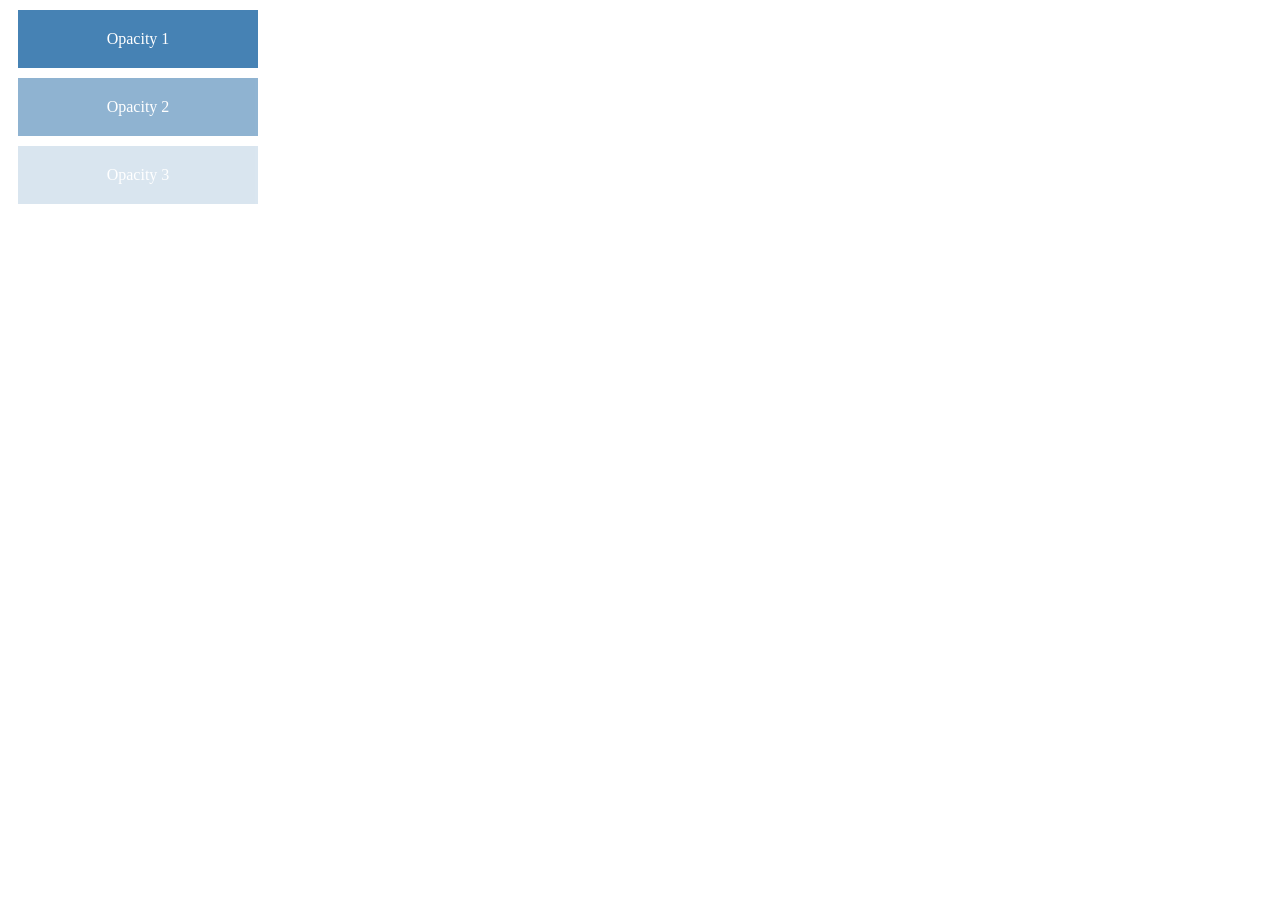
<file: CSS Pratice Set 1/index.html>
<!DOCTYPE html>
<html lang="en">
<head>
    <meta charset="UTF-8">
    <meta name="viewport" content="width=device-width, initial-scale=1.0">
    <title>Document</title>
    <link rel="stylesheet" href="style.css">
</head>
<body>
    <div class="box box-one">Opacity 1</div>
    <div class="box box-two">Opacity 2</div>
    <div class="box box-three">Opacity 3</div>
</body>
</html>
</file>
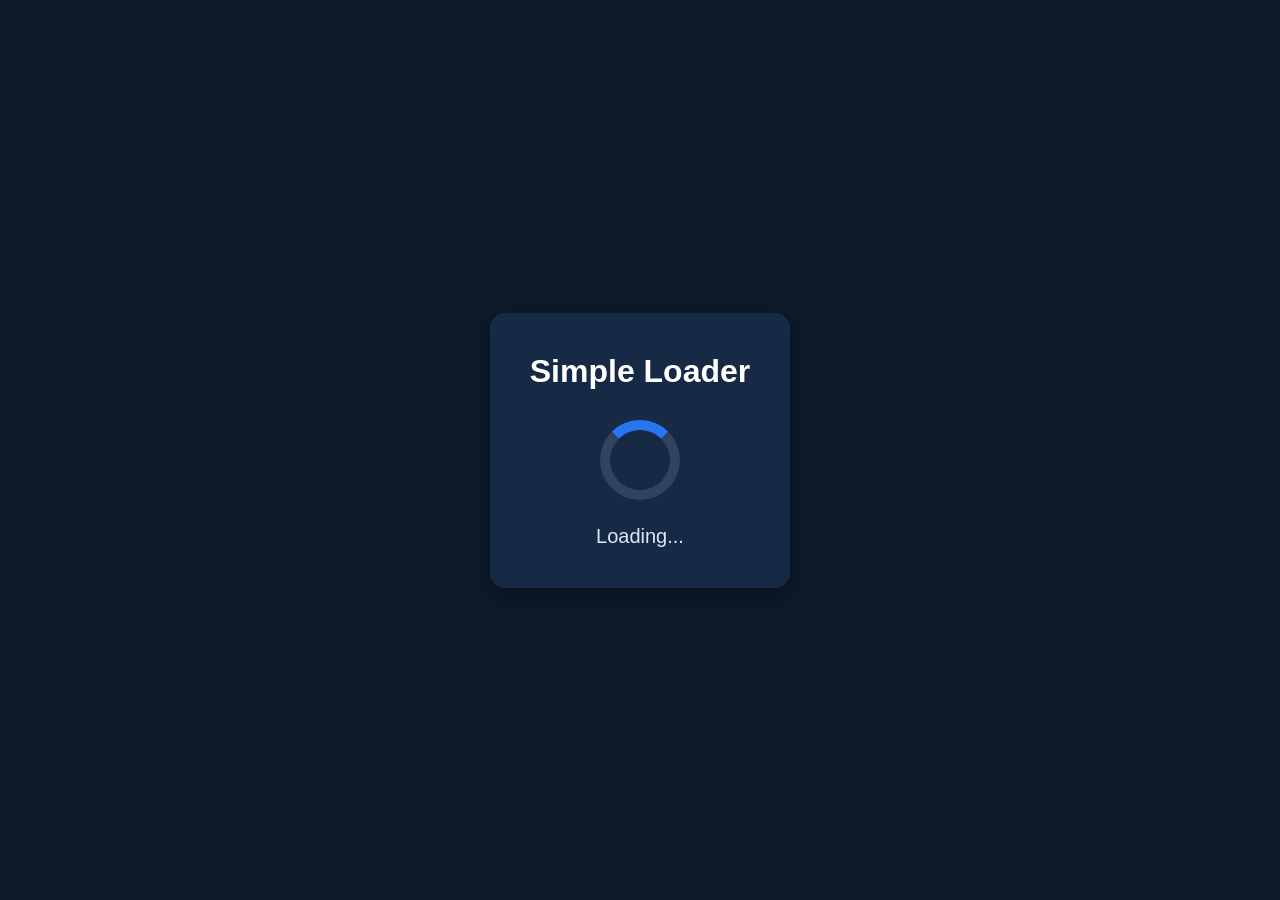
<file: CSS Pratice Set 10/index.html>
<!DOCTYPE html>
<html lang="en">
<head>
    <meta charset="UTF-8">
    <meta name="viewport" content="width=device-width, initial-scale=1.0">
    <title>Simple Loader</title>
    <link rel="stylesheet" href="style.css">
</head>
<body>

    <div class="container">
        <h1>Simple Loader</h1>

        <div class="loader"></div>

        <p>Loading...</p>
    </div>

</body>
</html>
</file>
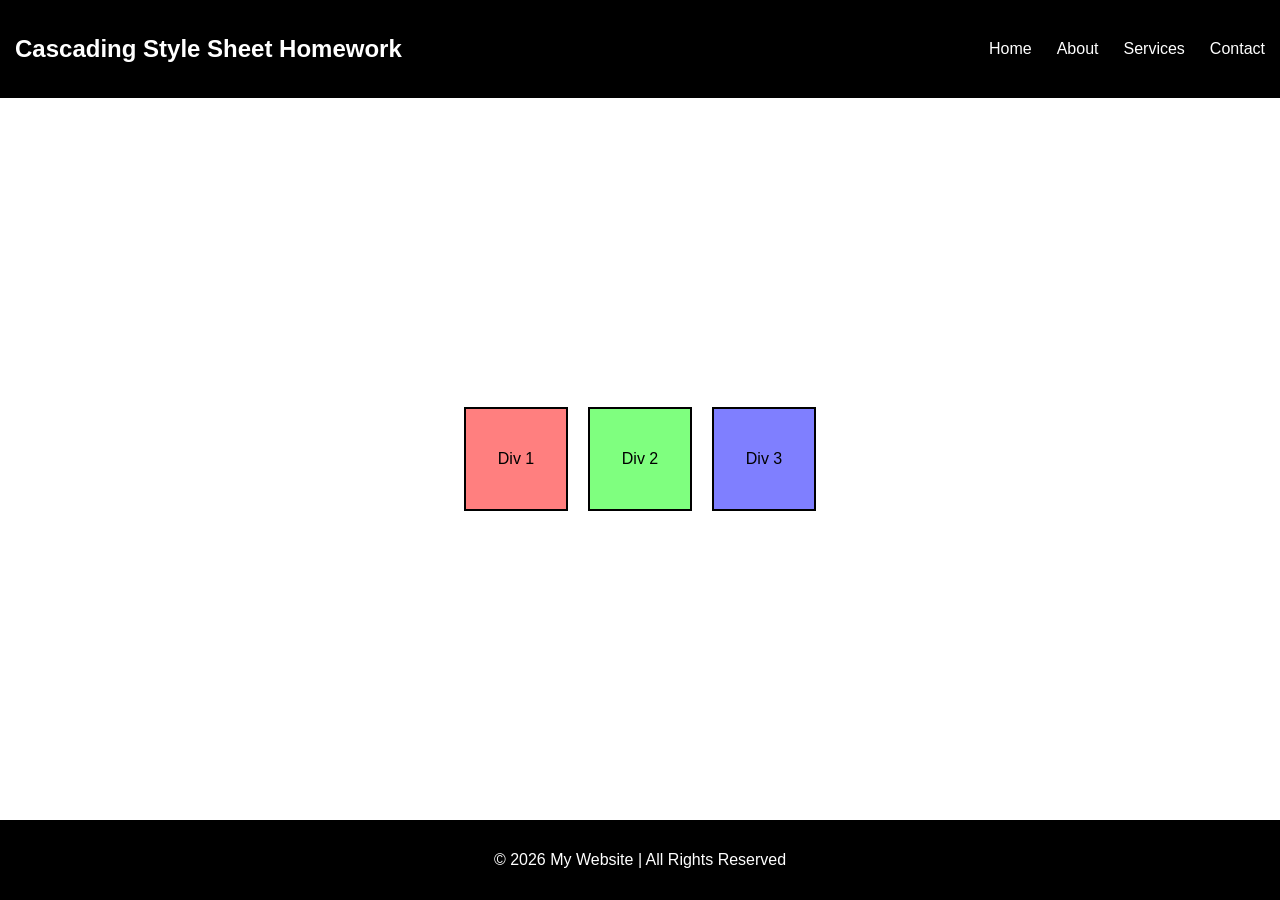
<file: CSS Pratice Set 3/index.html>
<!DOCTYPE html>
<html lang="en">
<head>
    <meta charset="UTF-8">
    <meta name="viewport" content="width=device-width, initial-scale=1.0">
    <title>Cascading Style Sheet Homework</title>
    <link rel="stylesheet" href="style.css">
</head>
<body>

    <header>
        <nav>
            <h2>Cascading Style Sheet Homework</h2>

            <a href="#">Home</a>
            <a href="#">About</a>
            <a href="#">Services</a>
            <a href="#">Contact</a>
        </nav>
    </header>

    <main class="content">

        <div class="box box1">
            Div 1
        </div>

        <div class="box box2">
            Div 2
        </div>

        <div class="box box3">
            Div 3
        </div>

    </main>

    <footer>
        <p>© 2026 My Website | All Rights Reserved</p>
    </footer>

</body>
</html>
</file>
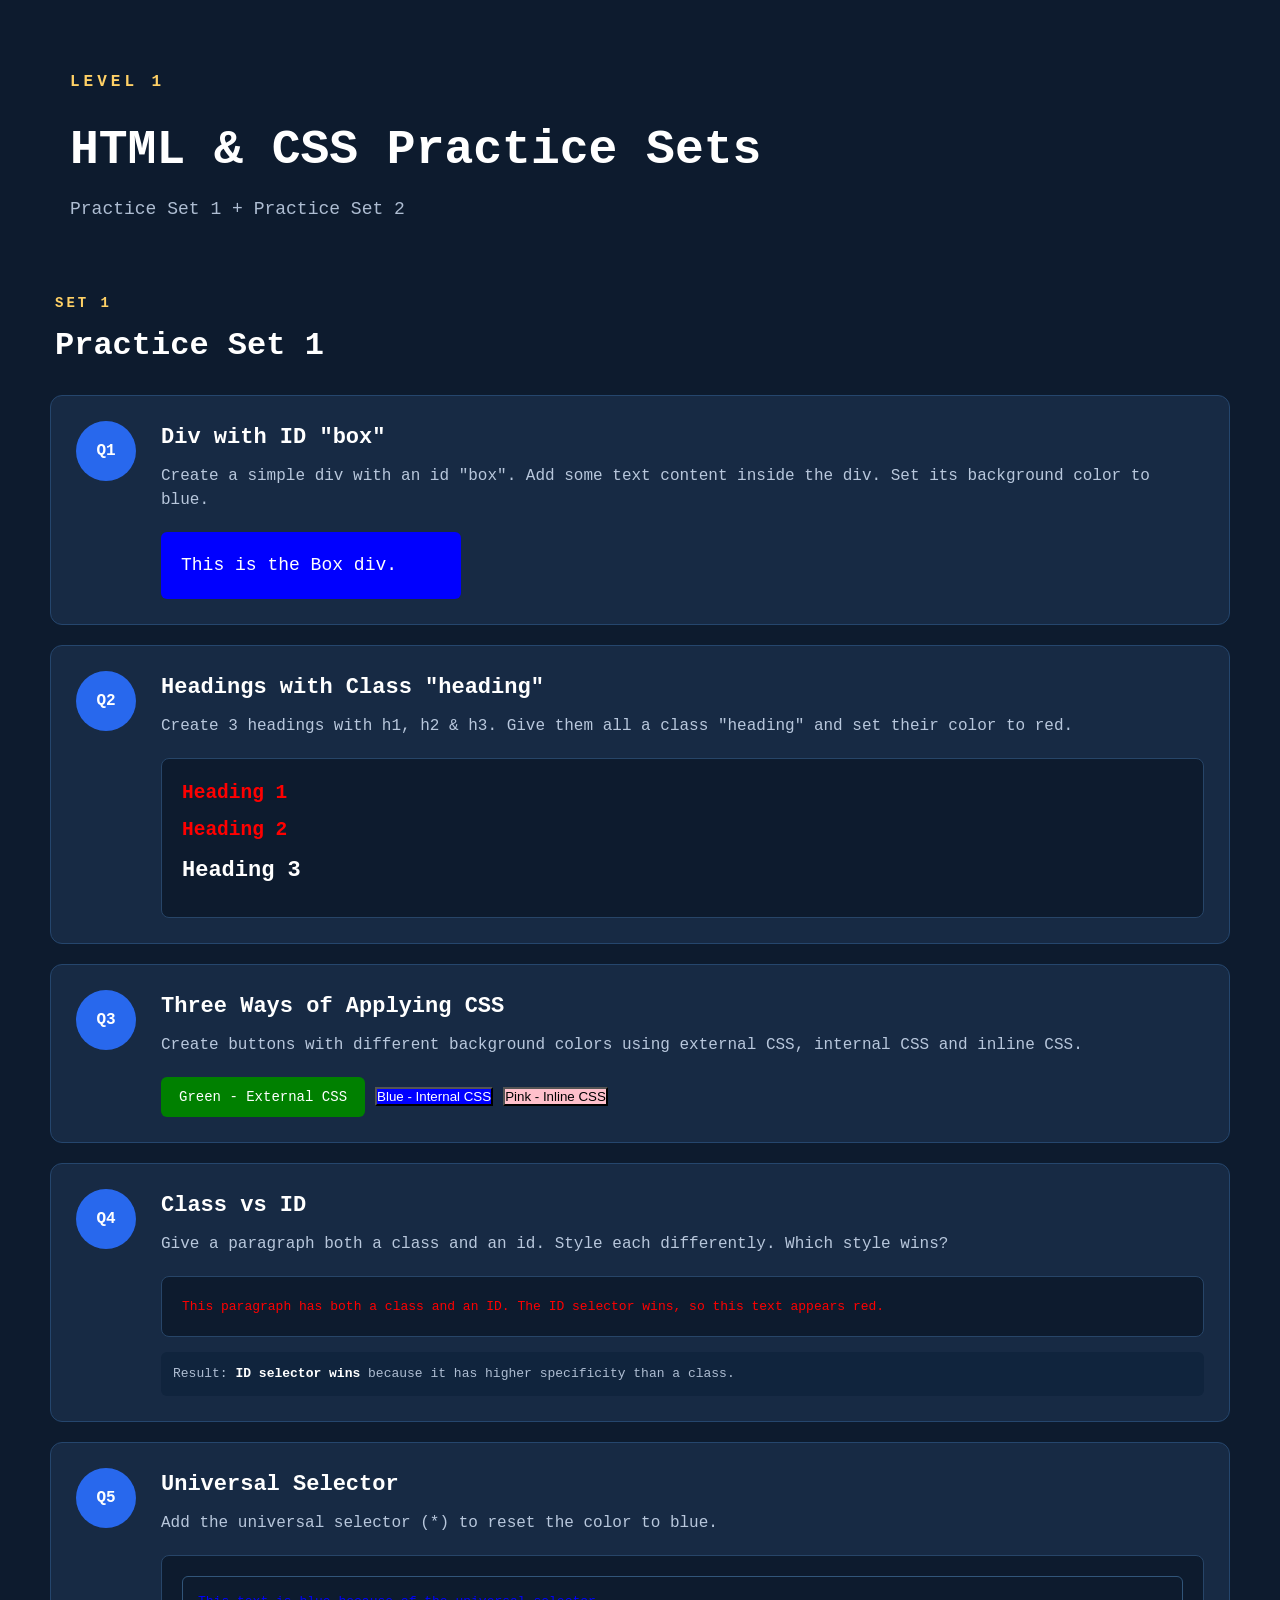
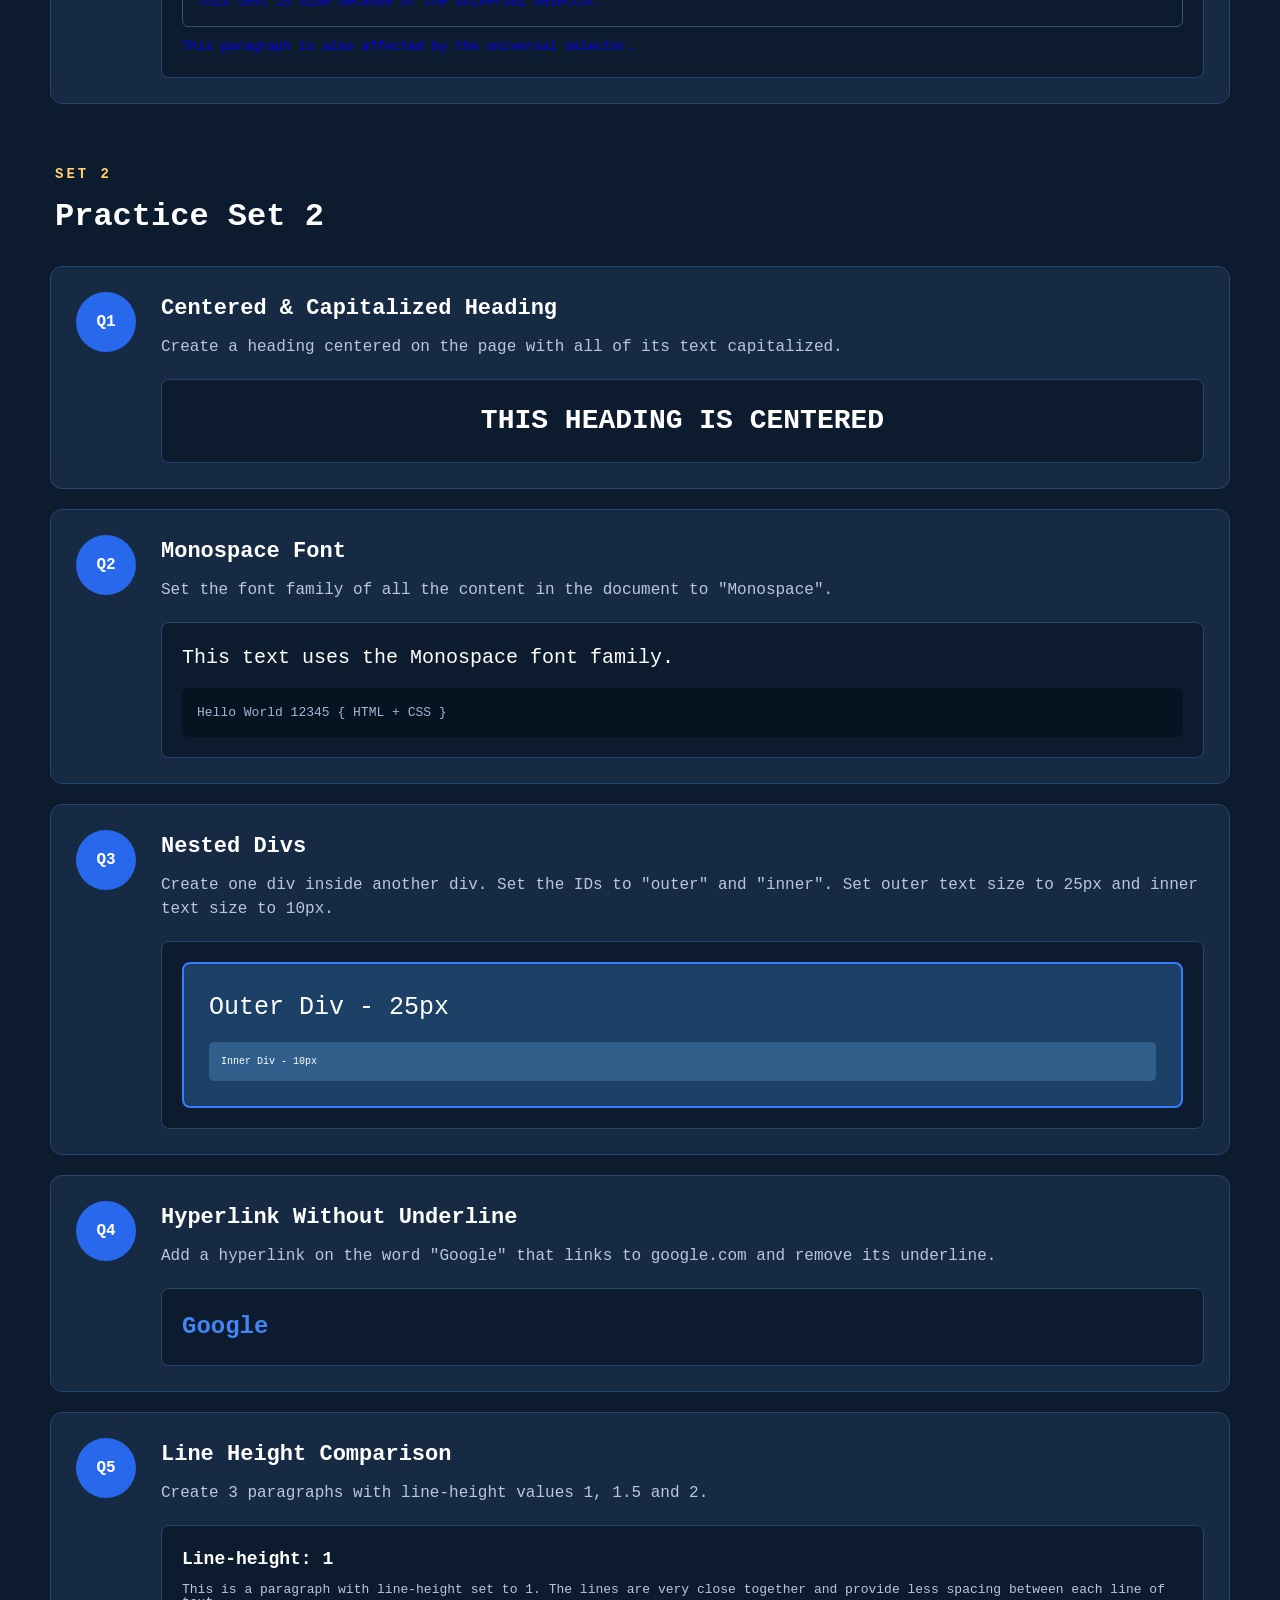
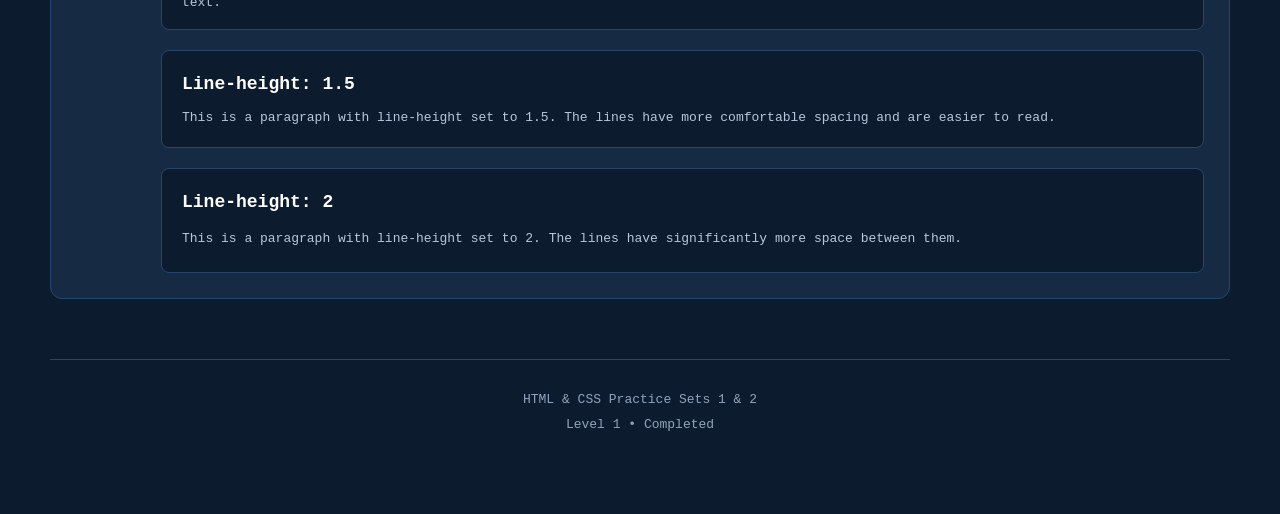
<file: CSS Pratice Set 4/index.html>
<!DOCTYPE html>
<html lang="en">

<head>
    <meta charset="UTF-8">
    <meta name="viewport" content="width=device-width, initial-scale=1.0">

    <title>HTML & CSS Practice Sets 1 & 2</title>

    <!-- External CSS -->
    <link rel="stylesheet" href="style.css">



    <style>
        /* Practice Set 1 - Q3
           Blue button using <style> tag
        */
        .blue-button {
            background-color: blue;
            color: white;
        }


      

        .my-paragraph {
            color: green;
        }

        #my-paragraph {
            color: red;
        }
    </style>
</head>


<body>

  
    <header>
        <p class="level">LEVEL 1</p>

        <h1>
            HTML & CSS Practice Sets
        </h1>

        <p class="subtitle">
            Practice Set 1 + Practice Set 2
        </p>
    </header>

    <section class="practice-section">

        <div class="section-heading">
            <span>SET 1</span>
            <h2>Practice Set 1</h2>
        </div>


        <div class="question">

            <div class="question-number">
                Q1
            </div>

            <div class="question-content">

                <h3>Div with ID "box"</h3>

                <p>
                    Create a simple div with an id "box".
                    Add some text content inside the div.
                    Set its background color to blue.
                </p>

                <!-- Solution -->
                <div id="box">
                    This is the Box div.
                </div>

            </div>

        </div>

        <div class="question">

            <div class="question-number">
                Q2
            </div>

            <div class="question-content">

                <h3>Headings with Class "heading"</h3>

                <p>
                    Create 3 headings with h1, h2 & h3.
                    Give them all a class "heading"
                    and set their color to red.
                </p>

                <div class="demo-area">

                    <h1 class="heading">
                        Heading 1
                    </h1>

                    <h2 class="heading">
                        Heading 2
                    </h2>

                    <h3 class="heading">
                        Heading 3
                    </h3>

                </div>

            </div>

        </div>


        <div class="question">

            <div class="question-number">
                Q3
            </div>

            <div class="question-content">

                <h3>Three Ways of Applying CSS</h3>

                <p>
                    Create buttons with different background colors
                    using external CSS, internal CSS and inline CSS.
                </p>

                <div class="button-container">

                    <!-- External CSS -->
                    <button class="green-button">
                        Green - External CSS
                    </button>


                    <!-- Internal CSS -->
                    <button class="blue-button">
                        Blue - Internal CSS
                    </button>


                    <!-- Inline CSS -->
                    <button
                        style="background-color: pink; color: black;">
                        Pink - Inline CSS
                    </button>

                </div>

            </div>

        </div>


        <div class="question">

            <div class="question-number">
                Q4
            </div>

            <div class="question-content">

                <h3>Class vs ID</h3>

                <p>
                    Give a paragraph both a class and an id.
                    Style each differently. Which style wins?
                </p>

                <div class="demo-area">

                    <p
                        class="my-paragraph"
                        id="my-paragraph">

                        This paragraph has both a class and an ID.
                        The ID selector wins, so this text appears red.

                    </p>

                </div>

                <div class="result">
                    Result: <strong>ID selector wins</strong>
                    because it has higher specificity than a class.
                </div>

            </div>

        </div>


        <div class="question">

            <div class="question-number">
                Q5
            </div>

            <div class="question-content">

                <h3>Universal Selector</h3>

                <p>
                    Add the universal selector (*) to reset
                    the color to blue.
                </p>

                <div class="demo-area">

                    <div class="q5-box">
                        This text is blue because of the
                        universal selector.
                    </div>

                    <p class="q5-text">
                        This paragraph is also affected by
                        the universal selector.
                    </p>

                </div>

            </div>

        </div>

    </section>


    <section class="practice-section">

        <div class="section-heading">
            <span>SET 2</span>
            <h2>Practice Set 2</h2>
        </div>


        <div class="question">

            <div class="question-number">
                Q1
            </div>

            <div class="question-content">

                <h3>
                    Centered & Capitalized Heading
                </h3>

                <p>
                    Create a heading centered on the page
                    with all of its text capitalized.
                </p>

                <div class="demo-area">

                    <h2 class="center-heading">
                        this heading is centered
                    </h2>

                </div>

            </div>

        </div>


        <div class="question">

            <div class="question-number">
                Q2
            </div>

            <div class="question-content">

                <h3>
                    Monospace Font
                </h3>

                <p>
                    Set the font family of all the content
                    in the document to "Monospace".
                </p>

                <div class="demo-area">

                    <p class="monospace-demo">
                        This text uses the Monospace font family.
                    </p>

                    <p class="code-text">
                        Hello World 12345 { HTML + CSS }
                    </p>

                </div>

            </div>

        </div>


        <div class="question">

            <div class="question-number">
                Q3
            </div>

            <div class="question-content">

                <h3>
                    Nested Divs
                </h3>

                <p>
                    Create one div inside another div.
                    Set the IDs to "outer" and "inner".
                    Set outer text size to 25px and inner
                    text size to 10px.
                </p>


                <div class="demo-area">

                    <!-- Outer Div -->
                    <div id="outer">

                        Outer Div - 25px

                        <!-- Inner Div -->
                        <div id="inner">

                            Inner Div - 10px

                        </div>

                    </div>

                </div>

            </div>

        </div>


        <div class="question">

            <div class="question-number">
                Q4
            </div>

            <div class="question-content">

                <h3>
                    Hyperlink Without Underline
                </h3>

                <p>
                    Add a hyperlink on the word "Google"
                    that links to google.com and remove
                    its underline.
                </p>

                <div class="demo-area">

                    <a
                        href="https://www.google.com"
                        target="_blank"
                        class="google-link">

                        Google

                    </a>

                </div>

            </div>

        </div>


        <div class="question">

            <div class="question-number">
                Q5
            </div>

            <div class="question-content">

                <h3>
                    Line Height Comparison
                </h3>

                <p>
                    Create 3 paragraphs with line-height
                    values 1, 1.5 and 2.
                </p>


                <div class="line-height-container">

                    <div class="line-box">

                        <h4>
                            Line-height: 1
                        </h4>

                        <p class="line-height-1">
                            This is a paragraph with line-height
                            set to 1. The lines are very close
                            together and provide less spacing
                            between each line of text.
                        </p>

                    </div>


                    <div class="line-box">

                        <h4>
                            Line-height: 1.5
                        </h4>

                        <p class="line-height-15">
                            This is a paragraph with line-height
                            set to 1.5. The lines have more
                            comfortable spacing and are easier
                            to read.
                        </p>

                    </div>


                    <div class="line-box">

                        <h4>
                            Line-height: 2
                        </h4>

                        <p class="line-height-2">
                            This is a paragraph with line-height
                            set to 2. The lines have significantly
                            more space between them.
                        </p>

                    </div>

                </div>

            </div>

        </div>

    </section>




    <footer>

        <p>
            HTML & CSS Practice Sets 1 & 2
        </p>

        <p>
            Level 1 • Completed
        </p>

    </footer>


</body>

</html>
</file>
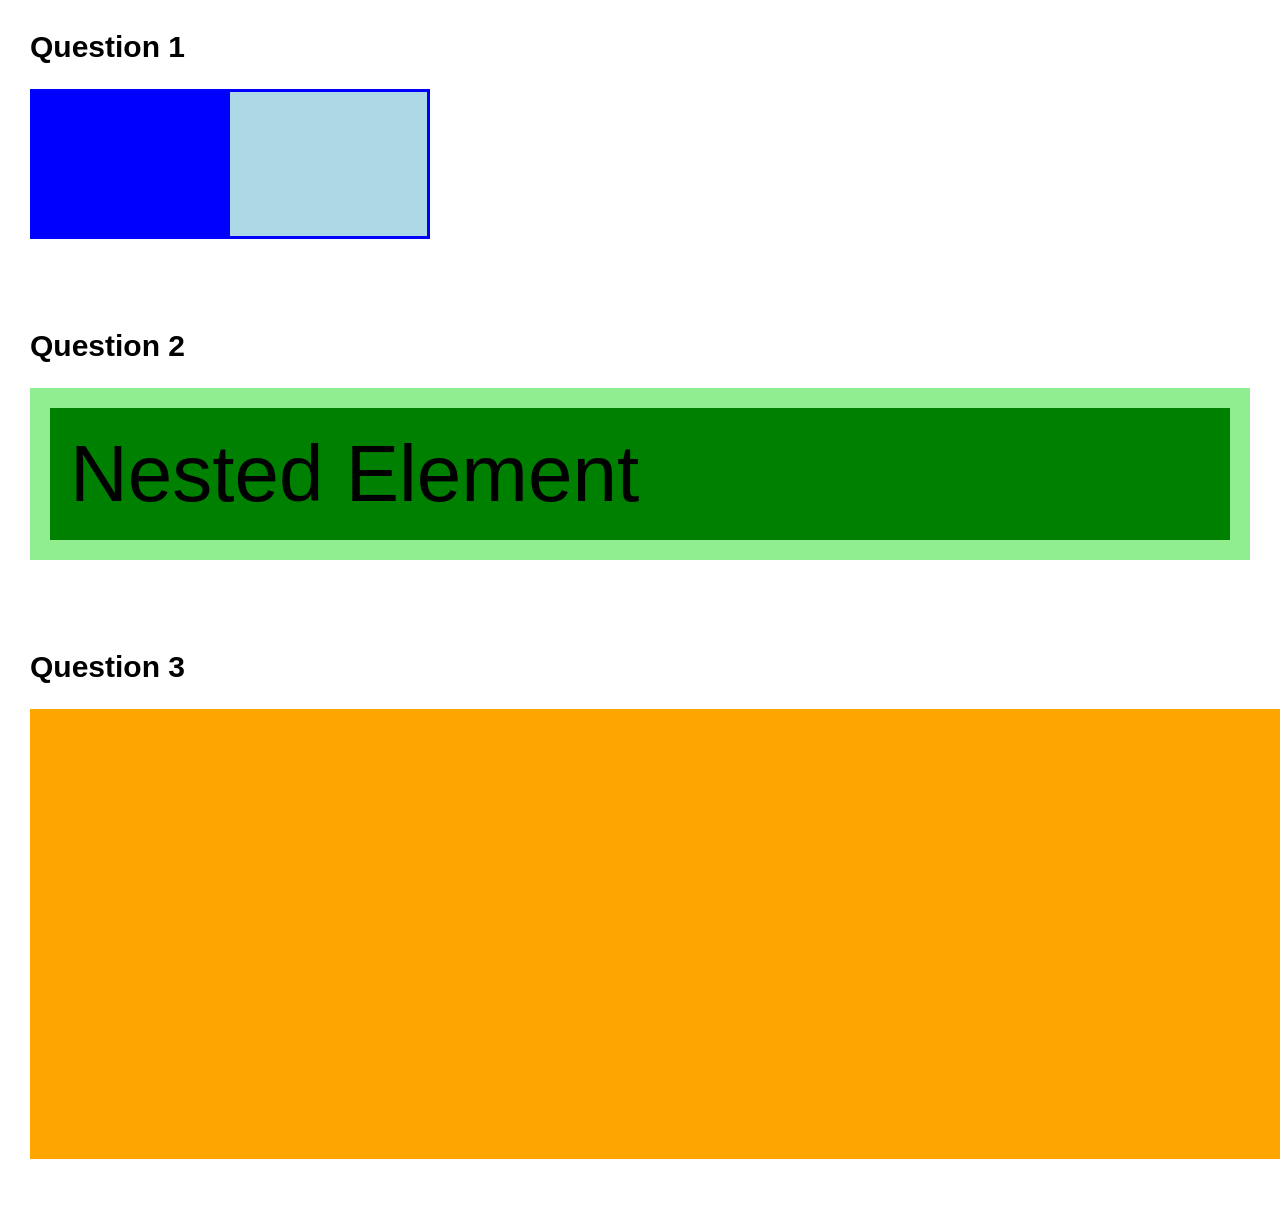
<file: CSS Pratice Set 5/index.html>
<!DOCTYPE html>
<html lang="en">

<head>
    <meta charset="UTF-8">
    <meta name="viewport" content="width=device-width, initial-scale=1.0">

    <title>CSS Practice Set 5</title>

    <link rel="stylesheet" href="style.css">
</head>

<body>

    <section class="question question-1">

        <h2>Question 1</h2>

        <div class="parent-box">
            <div class="child-box"></div>
        </div>

    </section>

    <section class="question question-2">

        <h2>Question 2</h2>

        <div class="outer-box">

            <div class="inner-box">
                Nested Element
            </div>

        </div>

    </section>

    <section class="question question-3">

        <h2>Question 3</h2>

        <div class="viewport-box"></div>

    </section>

</body>

</html>
</file>
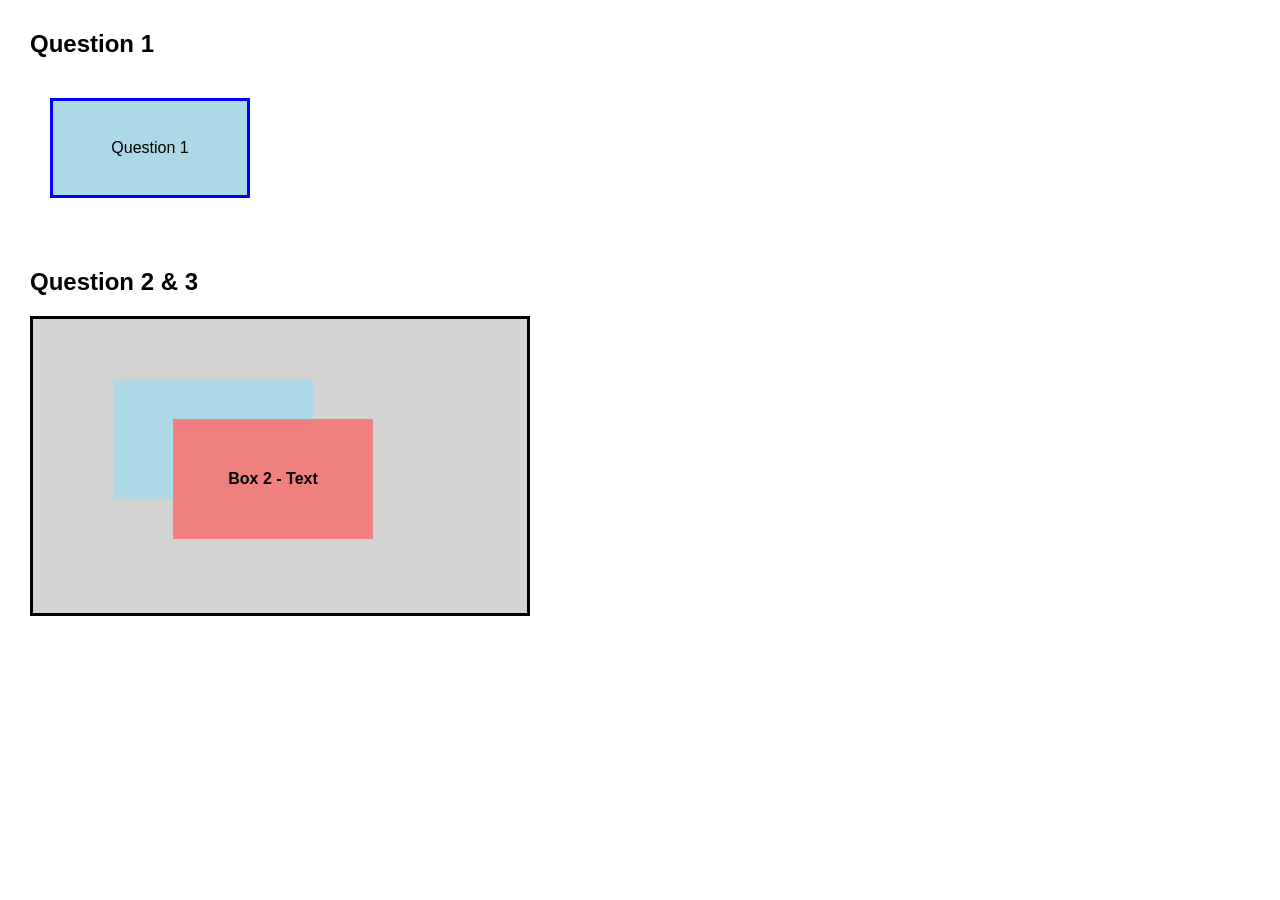
<file: CSS Pratice Set 6/index.html>
<!DOCTYPE html>
<html lang="en">

<head>
    <meta charset="UTF-8">
    <meta name="viewport" content="width=device-width, initial-scale=1.0">

    <title>CSS Practice Set 6</title>

    <link rel="stylesheet" href="style.css">
</head>

<body>

    <section class="question question-1">

        <h2>Question 1</h2>

        <div class="relative-box">
            Question 1
        </div>

    </section>

    <section class="question question-2">

        <h2>Question 2 & 3</h2>

        <div class="overlap-container">

            <div class="box box-one">
                Box 1
            </div>

            <div class="box box-two">
                Box 2 - Text
            </div>

        </div>

    </section>

</body>

</html>
</file>
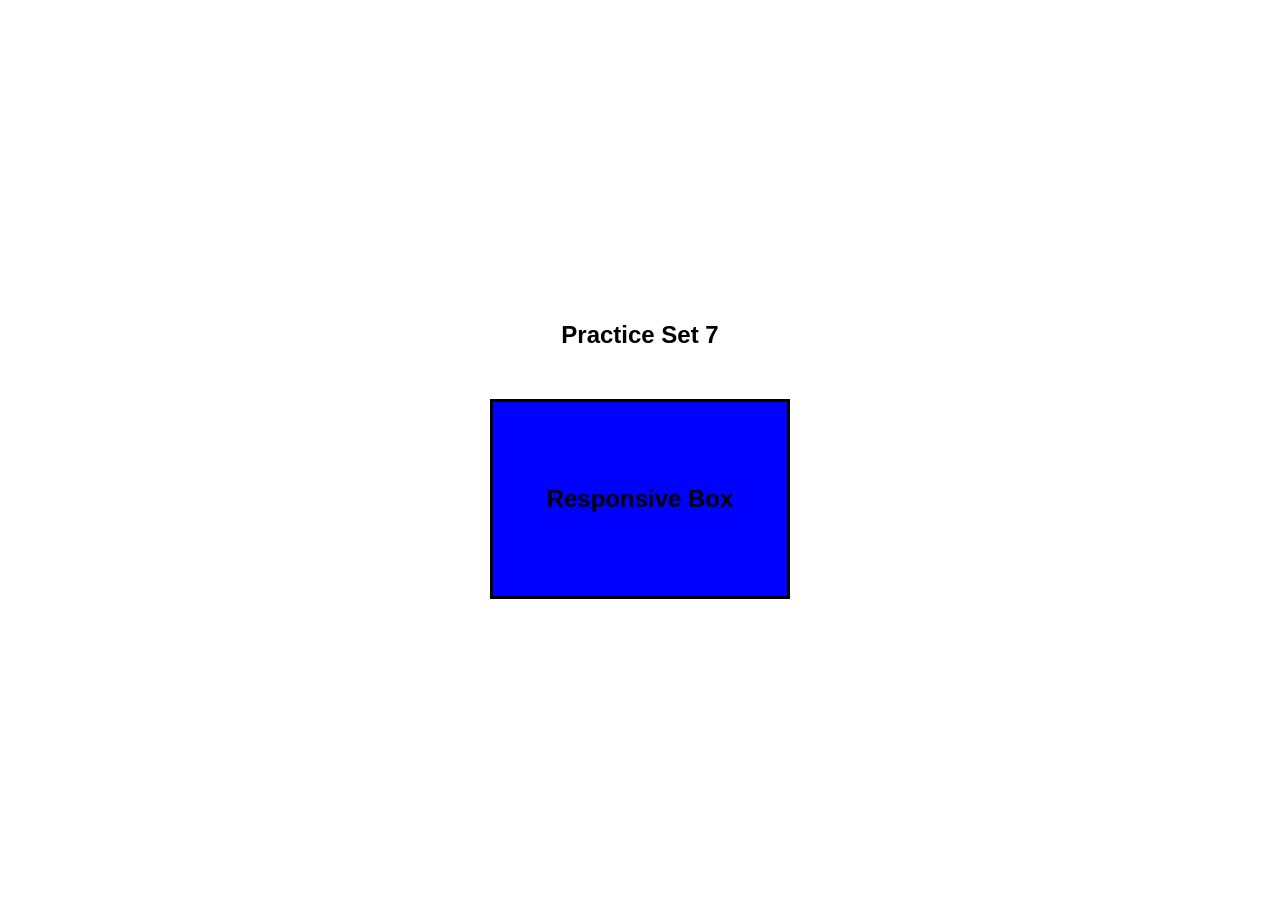
<file: CSS Pratice Set 7/index.html>
<!DOCTYPE html>
<html lang="en">

<head>
    <meta charset="UTF-8">
    <meta name="viewport" content="width=device-width, initial-scale=1.0">

    <title>CSS Practice Set 7</title>

    <link rel="stylesheet" href="style.css">
</head>

<body>

    <section class="practice-section">

        <h1>Practice Set 7</h1>

        <div class="responsive-box">
            Responsive Box
        </div>

    </section>

</body>

</html>
</file>
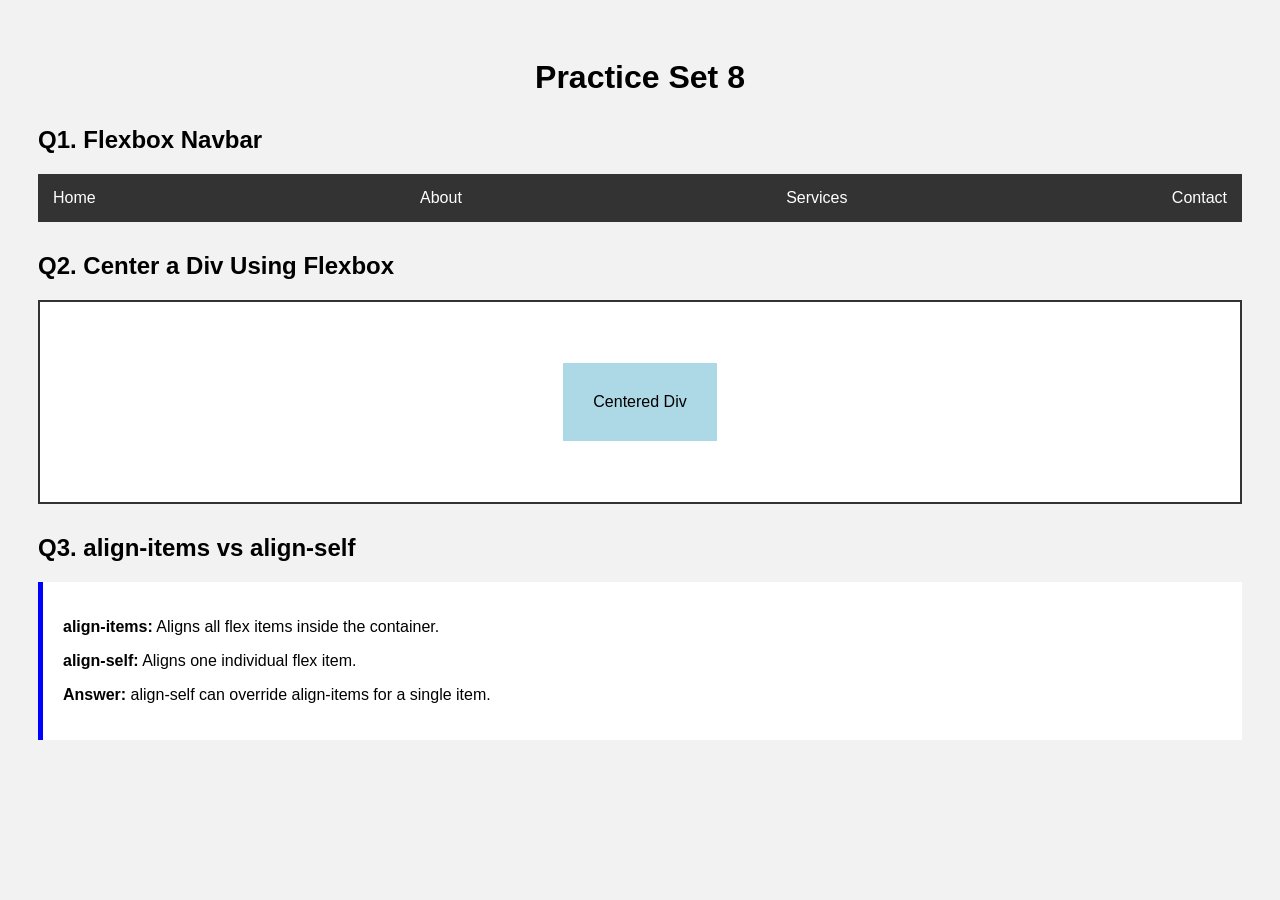
<file: CSS Pratice Set 8/index.html>
<!DOCTYPE html>
<html>
<head>
    <title>Practice Set 8</title>
    <link rel="stylesheet" href="style.css">
</head>
<body>

    <h1>Practice Set 8</h1>

    <h2>Q1. Flexbox Navbar</h2>

    <nav>
        <ul>
            <li><a href="#">Home</a></li>
            <li><a href="#">About</a></li>
            <li><a href="#">Services</a></li>
            <li><a href="#">Contact</a></li>
        </ul>
    </nav>

    <h2>Q2. Center a Div Using Flexbox</h2>

    <div class="container">
        <div class="box">Centered Div</div>
    </div>

    <h2>Q3. align-items vs align-self</h2>

    <div class="answer">
        <p><b>align-items:</b> Aligns all flex items inside the container.</p>
        <p><b>align-self:</b> Aligns one individual flex item.</p>
        <p><b>Answer:</b> align-self can override align-items for a single item.</p>
    </div>

</body>
</html>
</file>
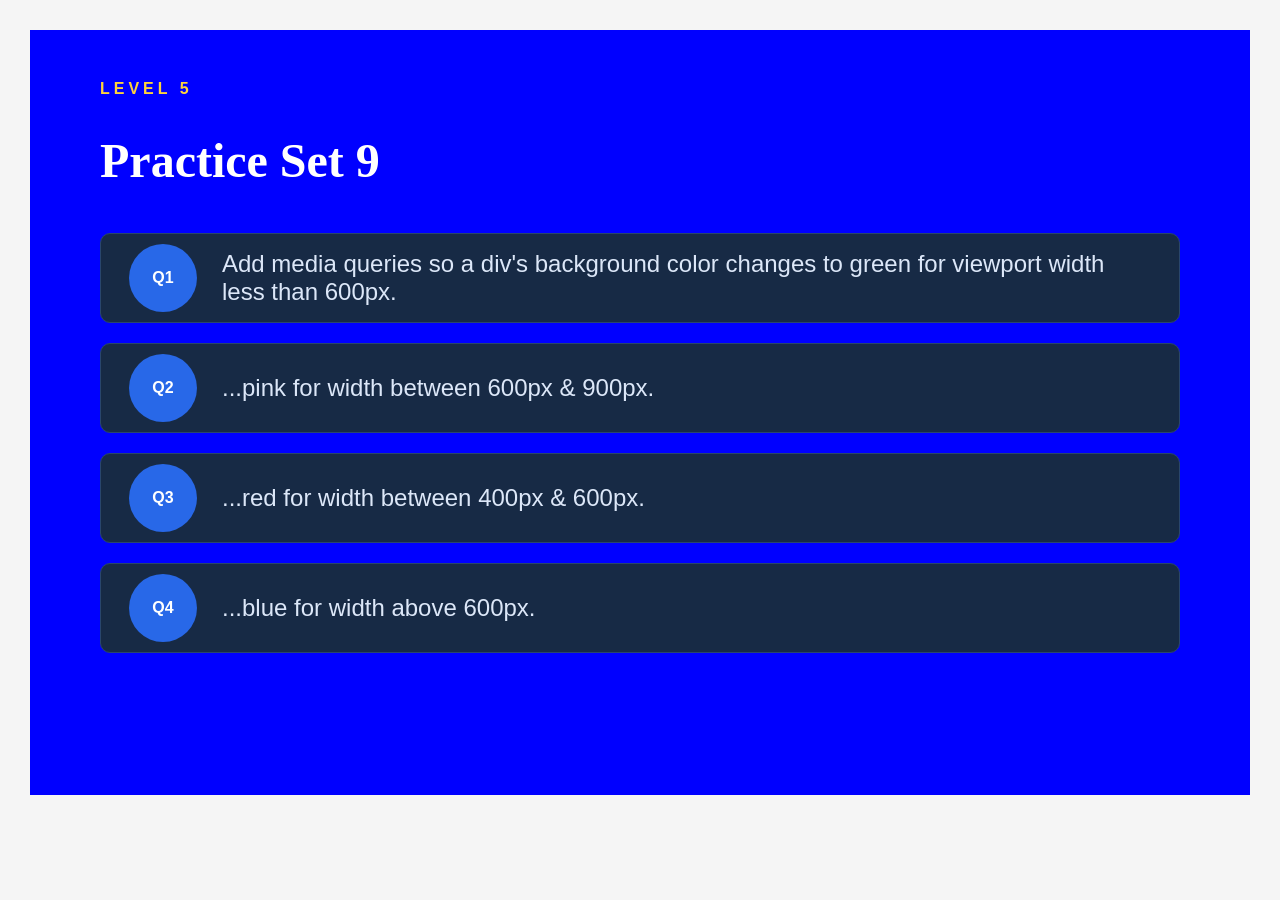
<file: CSS Pratice Set 9/index.html>
<!DOCTYPE html>
<html lang="en">
<head>
    <meta charset="UTF-8">
    <meta name="viewport" content="width=device-width, initial-scale=1.0">
    <title>Practice Set 9</title>
    <link rel="stylesheet" href="style.css">
</head>
<body>

    <div class="box">
        <h5>LEVEL 5</h5>
        <h1>Practice Set 9</h1>

        <div class="question">
            <span>Q1</span>
            <p>Add media queries so a div's background color changes to green for viewport width less than 600px.</p>
        </div>

        <div class="question">
            <span>Q2</span>
            <p>...pink for width between 600px &amp; 900px.</p>
        </div>

        <div class="question">
            <span>Q3</span>
            <p>...red for width between 400px &amp; 600px.</p>
        </div>

        <div class="question">
            <span>Q4</span>
            <p>...blue for width above 600px.</p>
        </div>
    </div>

</body>
</html>
</file>
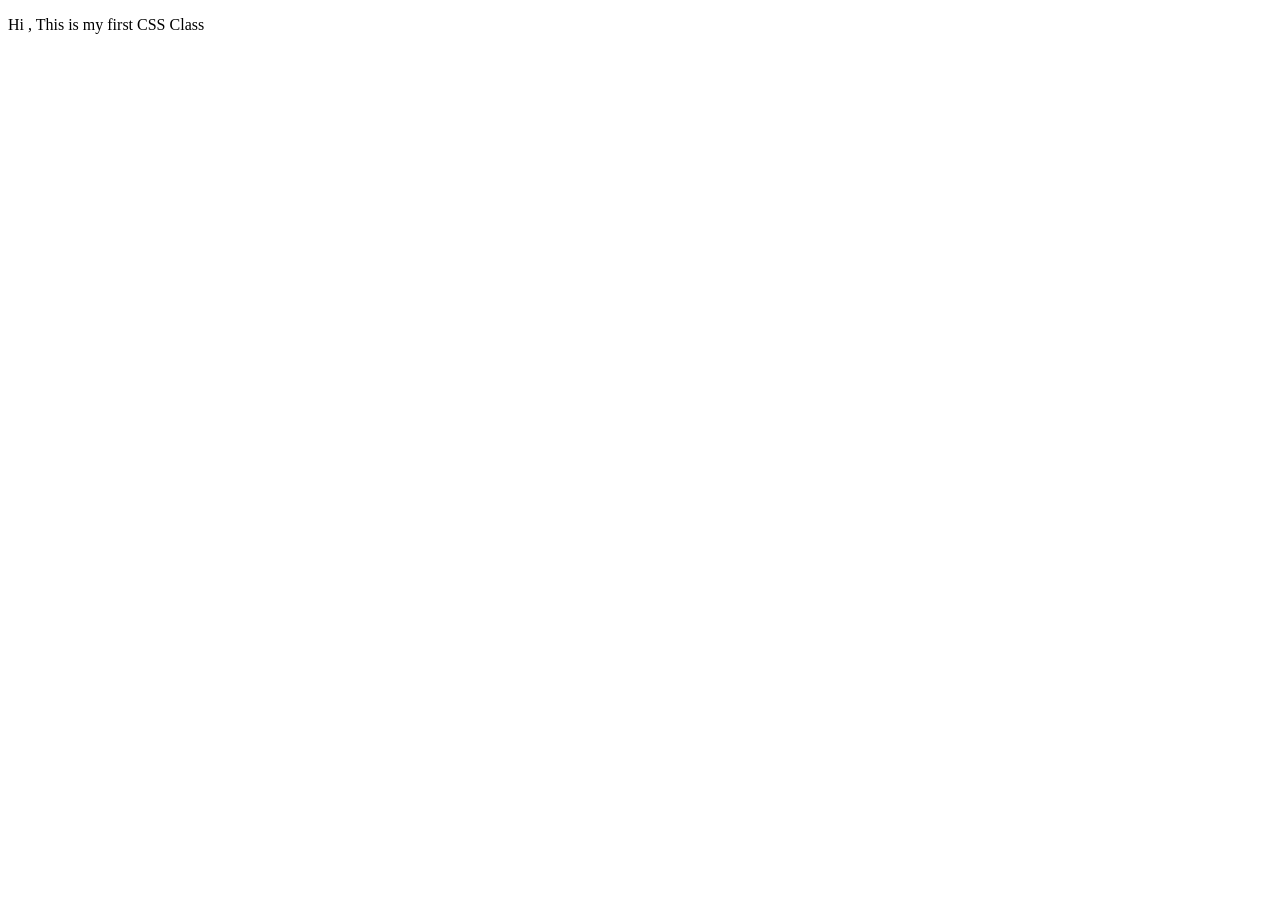
<file: CSS/index.html>
<!DOCTYPE html>
<html lang="en">
<head>
    <meta charset="UTF-8">
    <meta name="viewport" content="width=device-width, initial-scale=1.0">
    <title>Document</title>
    <link 
</head>
<body>
    <p id="Box">Hi , This is my first CSS Class</p>
    
</body>
</html>
</file>
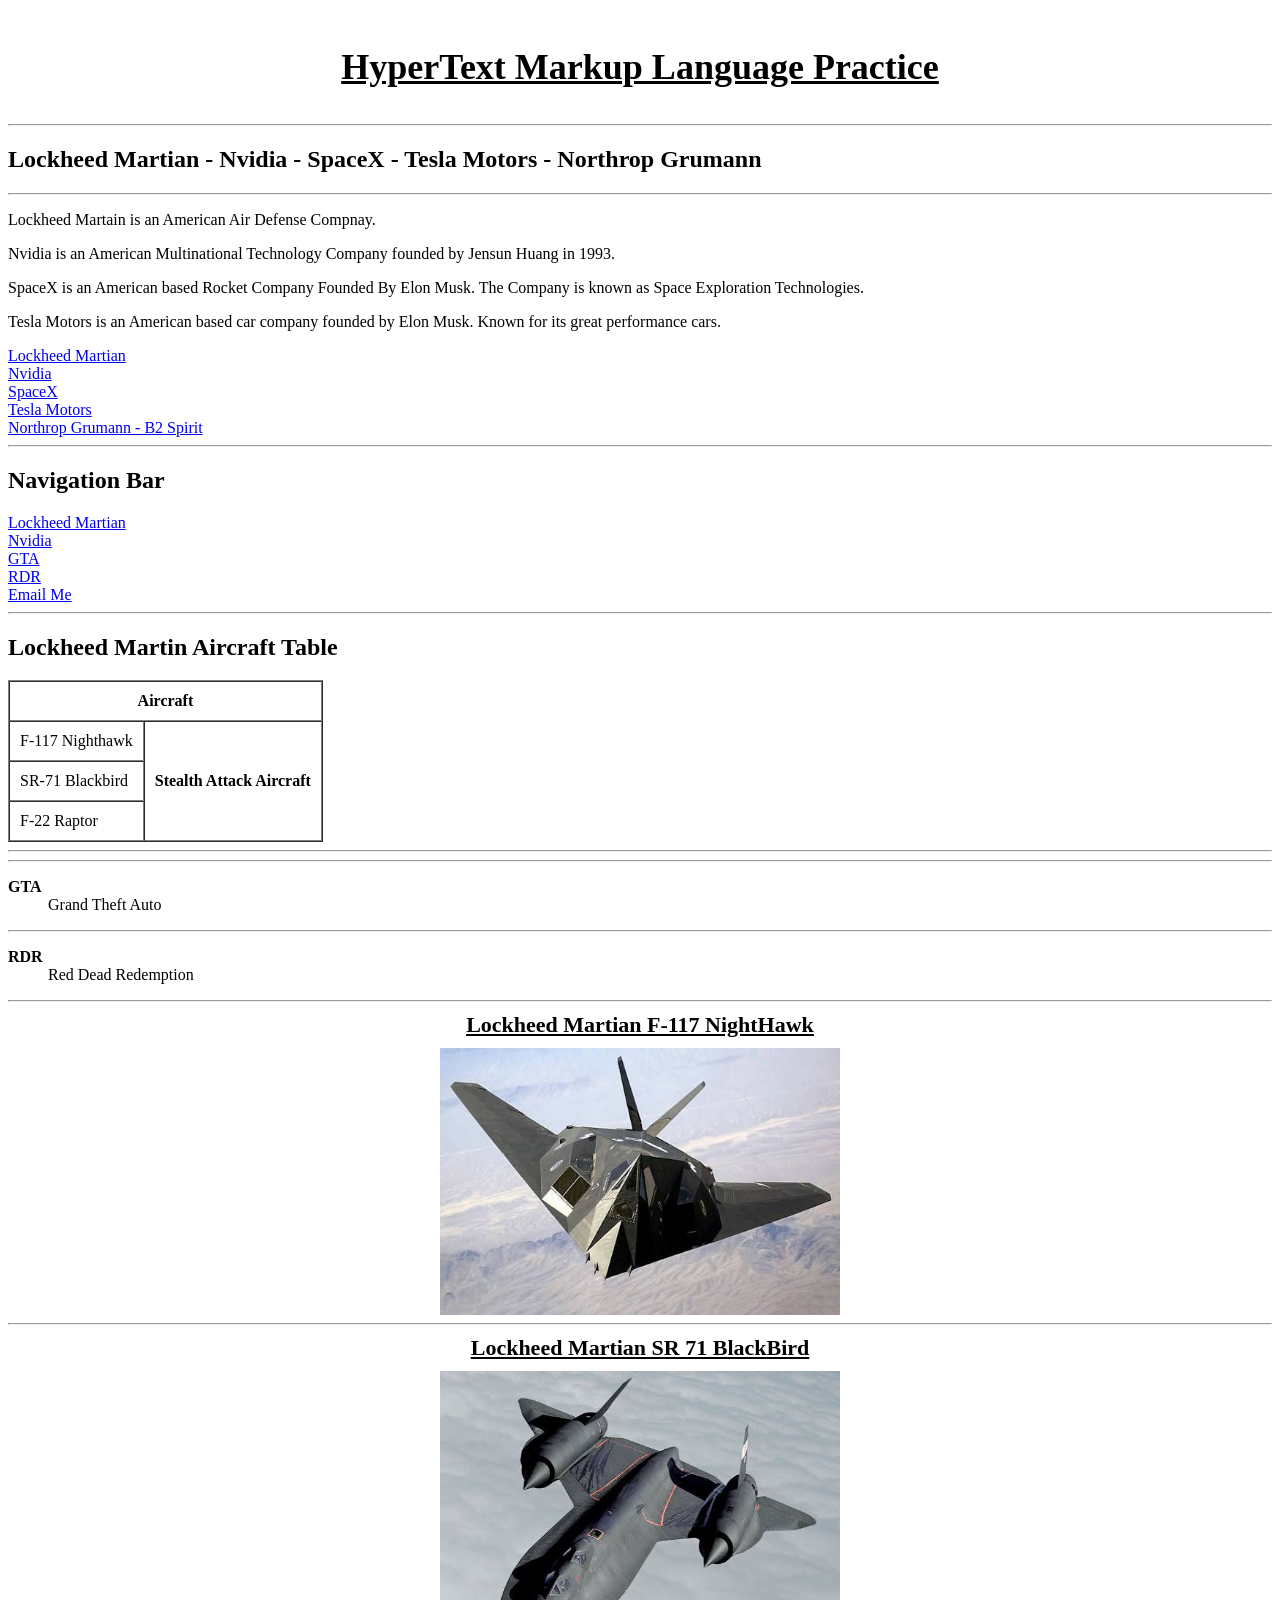
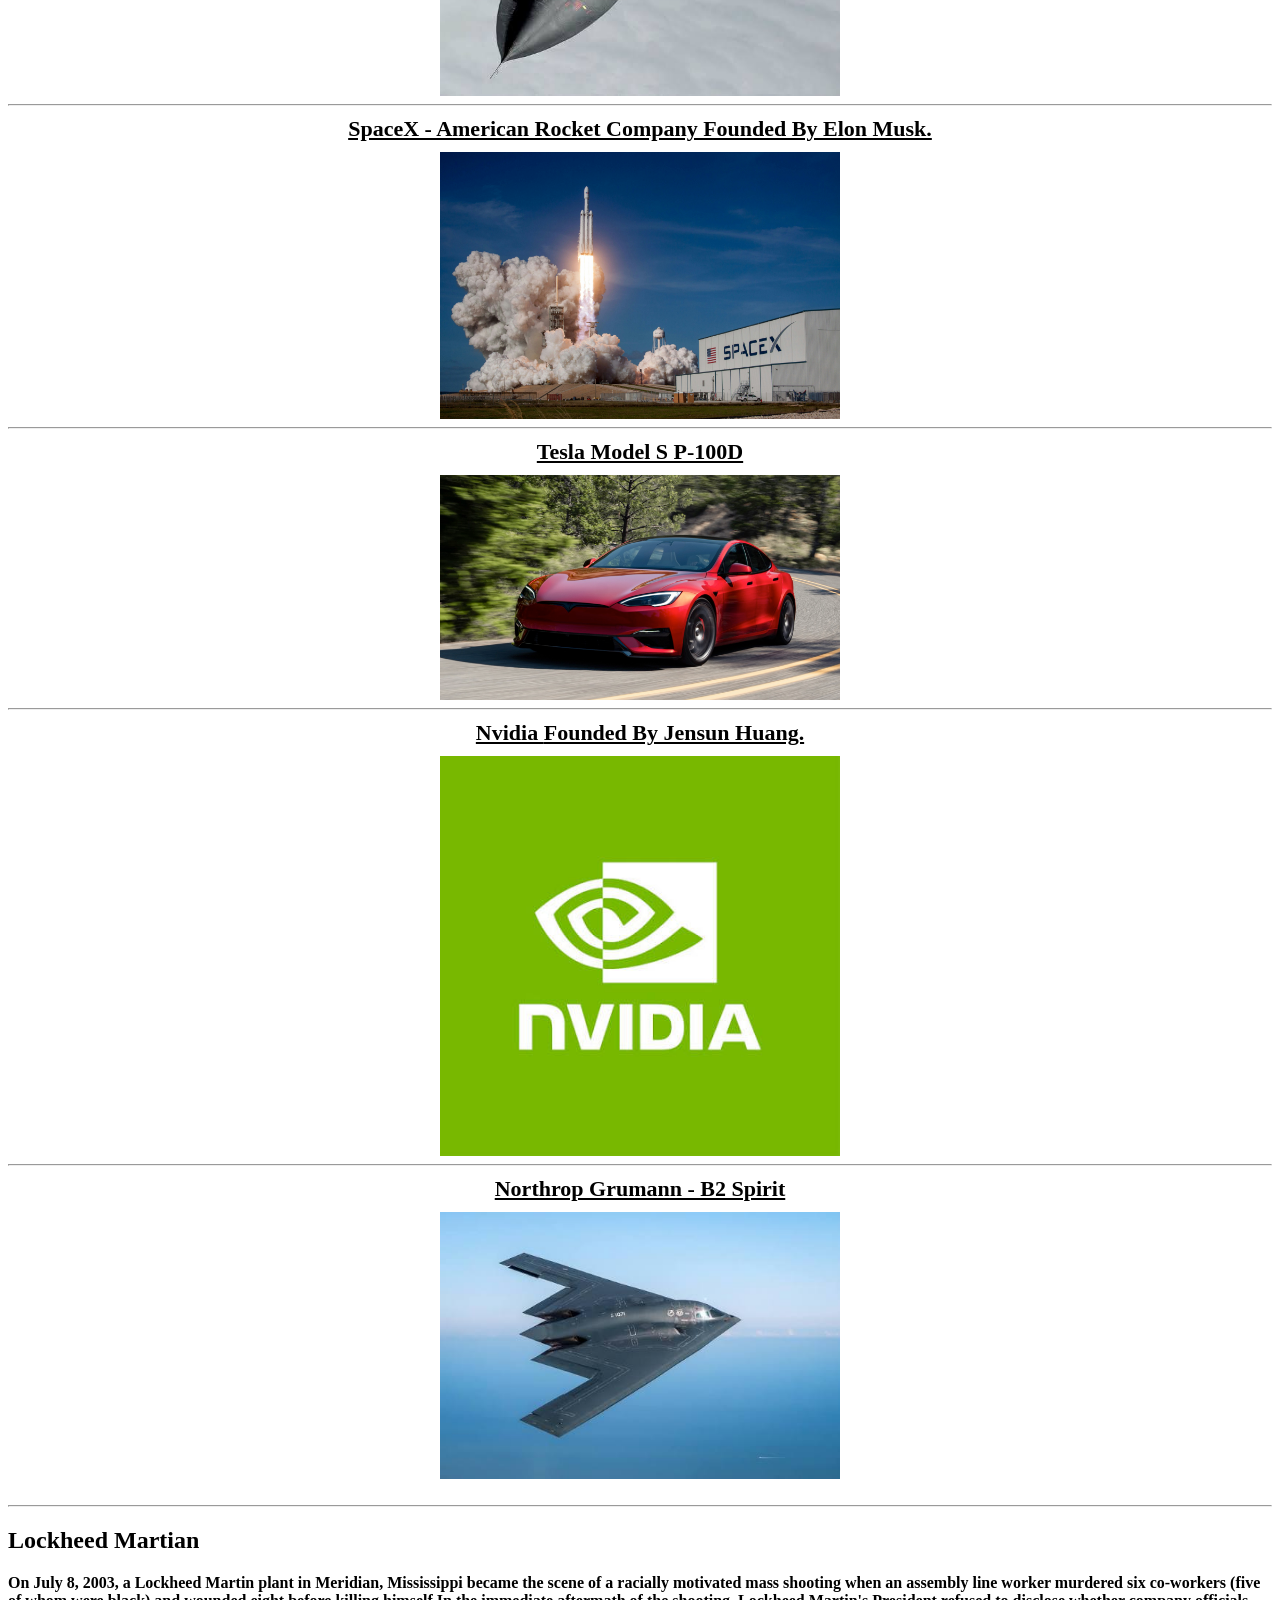
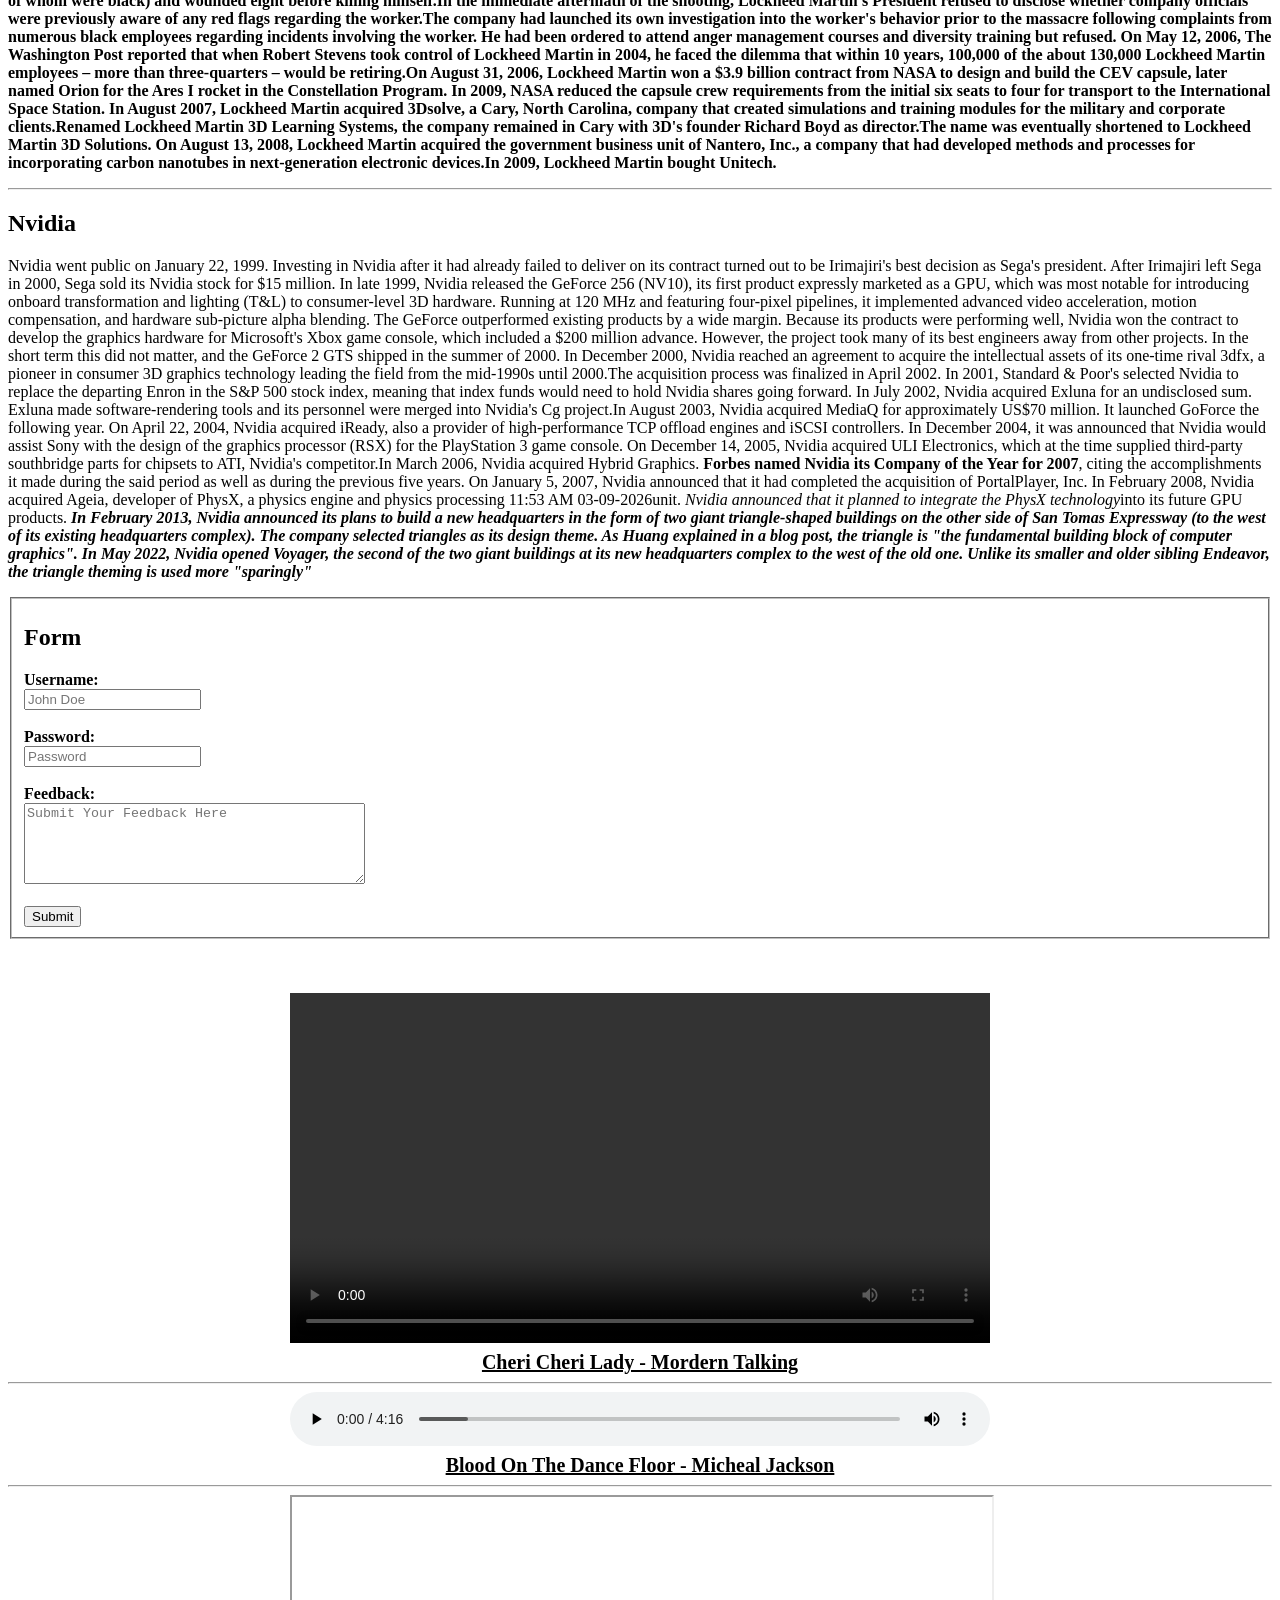
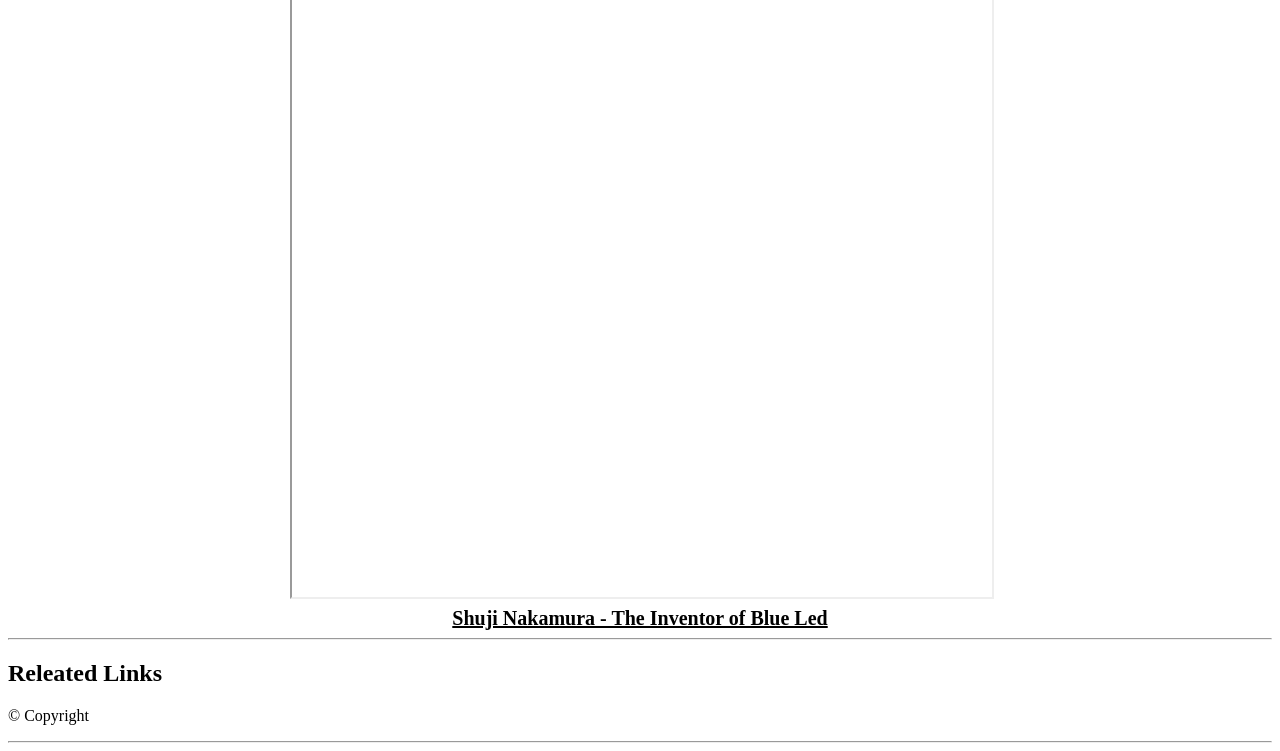
<file: HyperText Markup Language Pratice/HyperText Markup Language Pratice.html>
<!DOCTYPE HTML>
<br lang="en">
<head>
	<meta charset="UTF-8">
	<meta name="viewport" content ="width=device-width , initial-scale=1.0">
	<title>HTML</title>
	<style>
		img, video, audio, iframe {
			display: block;
			margin: 0 auto;
		}
		figure {
			margin: 0 auto;
		}
		img {
			width: 400px;
		}
		.page-title {
			text-align: center;
			font-size: 36px;
			font-weight: bold;
			text-decoration: underline;
			font-family: 'Comic Sans MS', 'Comic Sans', cursive;
			margin: 20px 0 10px;
		}
		.image-title {
			text-align: center;
			font-size: 22px;
			font-weight: bold;
			text-decoration: underline;
			font-family: 'Comic Sans MS', 'Comic Sans', cursive;
			margin: 10px 0;
		}
		figcaption {
			text-align: center;
			font-size: 20px;
			font-weight: bold;
			text-decoration: underline;
			font-family: 'Comic Sans MS', 'Comic Sans', cursive;
		}
	</style>
</head>
<body>
	<header>
		<h1 class="page-title">HyperText Markup Language Practice</h1></header></body></br><hr>
		<h2>Lockheed Martian - Nvidia - SpaceX - Tesla Motors - Northrop Grumann</h2><hr>
		<p>Lockheed Martain is an American Air Defense Compnay.</p>
		<p>Nvidia is an American Multinational Technology Company founded by Jensun Huang in 1993.</p>
		<p>SpaceX is an American based Rocket Company Founded By Elon Musk. The Company is known as Space Exploration Technologies.</p>
		<p>Tesla Motors is an American based car company founded by Elon Musk. Known for its great performance cars.</p>
		<nav>
		<a href= "https://www.lockheedmartin.com/" target="_blank" rel="noopener">Lockheed Martian</a></br>
		<a href= "https://www.nvidia.com/en-in/" target="_blank" rel="noopener">Nvidia</a></br>
		<a href= "https://www.spacex.com/" target="_blank" rel="noopener">SpaceX</a></br>
		<a href= "https://www.tesla.com/" target="_blank" rel="noopener">Tesla Motors</a></br>
		<a href= https://www.northropgrumman.com/what-we-do/aircraft/b-2-stealth-bomber target="_blank" rel="noopener">Northrop Grumann - B2 Spirit</a><hr>
		<h2>Navigation Bar</h2>
		<a href="#Lockheed Martian">Lockheed Martian</a></br>
		<a href="#Nvidia">Nvidia</a></br>	
		<a href="#GTA">GTA</a></br>
		<a href="#RDR">RDR</a></br>
		<a href="mailto:exobhavinss@gmail.com">Email Me</a>
		<hr>

	<h2>Lockheed Martin <strong>Aircraft Table</strong></h2>

	<table border="1" cellpadding="10" cellspacing="0">
    	<tr>
        	<th colspan = "2" > Aircraft</th>
        	
    	</tr>

    	<tr>
        	<td>F-117 Nighthawk</td>
        	<td rowspan = "3"> <b>Stealth Attack Aircraft</b></td>
    	</tr>

    	<tr>
        	<td>SR-71 Blackbird</td>
        	
    	</tr>

    	<tr>
        	<td>F-22 Raptor</td>
        	
    	</tr>
	</table>

<hr>
		</nav><hr>
	</header>
	<main>
	<section id="GTA">
	<dl>
		<dt><b>GTA</b></dt>
		<dd>Grand Theft Auto</dd>
	</dl>
	</section><hr>
	<section id="RDR">
	<dl>
		<dt><b>RDR</b></dt>
		<dd>Red Dead Redemption</dd>
	</dl><hr>
	<div class="image-title">Lockheed Martian F-117 NightHawk</div>
	<img src ="Images/F117 Nighthawk.jpg" alt = "F-117 NightHawk" loading="lazy"><hr>
	<div class="image-title">Lockheed Martian SR 71 BlackBird</div>
	<img src ="Images/SR 71 BlackBird.jpg" alt = "SR 71 BlackBird" loading="lazy"><hr>
	<div class="image-title">SpaceX - American Rocket Company Founded By <b>Elon Musk.</b></div>
	<img src ="Images/SpaceX.jpg" alt = "SpaceX" loading="lazy"><hr>
	<div class="image-title">Tesla Model S P-100D</div>
	<img src ="Images/Tesla Model S P-100D.jpg" alt = "Tesla Model S P-100D" loading="lazy"><hr>
	<div class="image-title">Nvidia <b>Founded By Jensun Huang.</b></div>
	<img src ="Images/Nvidia.jpg" alt = "Nvidia" loading="lazy"><hr>
	<div class="image-title">Northrop Grumann - B2 Spirit</div>
	<img src ="Images/B2 Spirit.jpg" alt = "B2 Spirit" loading="lazy"><br>
	</section><hr>
		<section id = "Lockheed Martian">
			<h2>Lockheed Martian</h2>
			<p><b>On July 8, 2003, a Lockheed Martin plant in Meridian, Mississippi became the scene of a racially motivated mass shooting when an assembly line worker murdered six co-workers (five of whom were black) and wounded eight before killing himself.In the immediate aftermath of the shooting, Lockheed Martin's President refused to disclose whether company officials were previously aware of any red flags regarding the worker.The company had launched its own investigation into the worker's behavior prior to the massacre following complaints from numerous black employees regarding incidents involving the worker. He had been ordered to attend anger management courses and diversity training but refused.

On May 12, 2006, The Washington Post reported that when Robert Stevens took control of Lockheed Martin in 2004, he faced the dilemma that within 10 years, 100,000 of the about 130,000 Lockheed Martin employees – more than three-quarters – would be retiring.On August 31, 2006, Lockheed Martin won a $3.9 billion contract from NASA to design and build the CEV capsule, later named Orion for the Ares I rocket in the Constellation Program. In 2009, NASA reduced the capsule crew requirements from the initial six seats to four for transport to the International Space Station.

In August 2007, Lockheed Martin acquired 3Dsolve, a Cary, North Carolina, company that created simulations and training modules for the military and corporate clients.Renamed Lockheed Martin 3D Learning Systems, the company remained in Cary with 3D's founder Richard Boyd as director.The name was eventually shortened to Lockheed Martin 3D Solutions.

On August 13, 2008, Lockheed Martin acquired the government business unit of Nantero, Inc., a company that had developed methods and processes for incorporating carbon nanotubes in next-generation electronic devices.In 2009, Lockheed Martin bought Unitech.</b></p><hr>
		<section id = "Nvidia">
		<h2>Nvidia</h2>
		<p>Nvidia went public on January 22, 1999. Investing in Nvidia after it had already failed to deliver on its contract turned out to be Irimajiri's best decision as Sega's president. After Irimajiri left Sega in 2000, Sega sold its Nvidia stock for $15 million.

In late 1999, Nvidia released the GeForce 256 (NV10), its first product expressly marketed as a GPU, which was most notable for introducing onboard transformation and lighting (T&L) to consumer-level 3D hardware. Running at 120 MHz and featuring four-pixel pipelines, it implemented advanced video acceleration, motion compensation, and hardware sub-picture alpha blending. The GeForce outperformed existing products by a wide margin.

Because its products were performing well, Nvidia won the contract to develop the graphics hardware for Microsoft's Xbox game console, which included a $200 million advance. However, the project took many of its best engineers away from other projects. In the short term this did not matter, and the GeForce 2 GTS shipped in the summer of 2000. In December 2000, Nvidia reached an agreement to acquire the intellectual assets of its one-time rival 3dfx, a pioneer in consumer 3D graphics technology leading the field from the mid-1990s until 2000.The acquisition process was finalized in April 2002.

In 2001, Standard & Poor's selected Nvidia to replace the departing Enron in the S&P 500 stock index, meaning that index funds would need to hold Nvidia shares going forward.

In July 2002, Nvidia acquired Exluna for an undisclosed sum. Exluna made software-rendering tools and its personnel were merged into Nvidia's Cg project.In August 2003, Nvidia acquired MediaQ for approximately US$70 million. It launched GoForce the following year. On April 22, 2004, Nvidia acquired iReady, also a provider of high-performance TCP offload engines and iSCSI controllers. In December 2004, it was announced that Nvidia would assist Sony with the design of the graphics processor (RSX) for the PlayStation 3 game console. On December 14, 2005, Nvidia acquired ULI Electronics, which at the time supplied third-party southbridge parts for chipsets to ATI, Nvidia's competitor.In March 2006, Nvidia acquired Hybrid Graphics.

<strong>Forbes named Nvidia its Company of the Year for 2007</strong>, citing the accomplishments it made during the said period as well as during the previous five years. On January 5, 2007, Nvidia announced that it had completed the acquisition of PortalPlayer, Inc. In February 2008, Nvidia acquired Ageia, developer of PhysX, a physics engine and physics processing 11:53 AM 03-09-2026unit. <em>Nvidia announced that it planned to integrate the PhysX technology</em>into its future GPU products.

<b><i>In February 2013, Nvidia announced its plans to build a new headquarters in the form of two giant triangle-shaped buildings on the other side of San Tomas Expressway (to the west of its existing headquarters complex). The company selected triangles as its design theme. As Huang explained in a blog post, the triangle is "the fundamental building block of computer graphics". In May 2022, Nvidia opened Voyager, the second of the two giant buildings at its new headquarters complex to the west of the old one. Unlike its smaller and older sibling Endeavor, the triangle theming is used more "sparingly"</b></i></p>

<fieldset>
<h2>Form</h2>
<form action="/submit" method="post">

    <label for="username"><b>Username:</b></label><br>
    <input type="text" id="username" name="username" placeholder="John Doe" required>
    <br><br>

    <label for="password"><b>Password:</b></label><br>
    <input type="password" id="password" name="password" placeholder="Password" required>
    <br><br>

    <label for="feedback"><b>Feedback:</b></label><br>
    <textarea id="feedback"
              name="feedback"
              rows="5"
              cols="40"
              placeholder="Submit Your Feedback Here"
              required></textarea>
    <br><br>

    <input type="submit" value="Submit">

</form>
</fieldset><br><br><br>

	<div style="width: 700px; max-width: 100%; margin: 0 auto;">
		<figure style="margin: 0;">
			<video width="700" controls style="display: block; max-width: 100%; margin: 0 auto;">
				<source src="Video/Cheri Cheri Lady - Mordern Talking - {Live Version}.mp4" type="video/mp4">
			</video>
			<figcaption style="margin-top: 8px; text-align: center; font-size: 20px; font-weight: bold; text-decoration: underline; font-family: 'Comic Sans MS', 'Comic Sans', cursive;">Cheri Cheri Lady - Mordern Talking</figcaption>
		</figure>
	</div><hr>

	<div style="width: 700px; max-width: 100%; margin: 0 auto;">
		<figure style="margin: 0;">
			<audio controls style="display: block; width: 100%; margin: 0 auto;">
				<source src="Audio/Blood On The Dance Floor - Michael Jackson - {Official}.mp3" type="audio/mpeg">
			</audio>
			<figcaption style="margin-top: 8px; text-align: center; font-size: 20px; font-weight: bold; text-decoration: underline; font-family: 'Comic Sans MS', 'Comic Sans', cursive;">Blood On The Dance Floor - Micheal Jackson</figcaption>
		</figure>
	</div><hr>
	<figure style="margin: 0 auto; width: 700px; max-width: 100%;">
		<iframe src="https://en.wikipedia.org/wiki/Shuji_Nakamura" width="700" height="700" title="Shuji Nakamura biography" style="display: block; max-width: 100%; margin: 0 auto;"></iframe>
		<figcaption style="margin-top: 8px; text-align: center; font-size: 20px; font-weight: bold; text-decoration: underline; font-family: 'Comic Sans MS', 'Comic Sans', cursive;">Shuji Nakamura - The Inventor of Blue Led</figcaption>
	</figure><hr>

	</main>
	<aside>
		<h2>Releated Links</h2>
	</aside>
	<footer>
		<p>&copy; Copyright</p>
	</footer>
<hr>

</body>
</html>
</file>
<file: CSS Pratice Set 1/style.css>
.box {
	width: 200px;
	padding: 20px;
	margin: 10px;
	background-color: steelblue;
	color: white;
	text-align: center;
}

.box-one {
	opacity: 1;
}

.box-two {
	opacity: 0.6;
}

.box-three {
	opacity: 0.2;
}
</file>
<file: CSS Pratice Set 10/style.css>
* {
    margin: 0;
    padding: 0;
    box-sizing: border-box;
}

body {
    min-height: 100vh;
    display: flex;
    justify-content: center;
    align-items: center;
    background: #0d1a2b;
    font-family: Arial, sans-serif;
    color: white;
}

.container {
    text-align: center;
    padding: 40px;
    border-radius: 15px;
    background: #172a45;
    box-shadow: 0 8px 25px rgba(0, 0, 0, 0.3);
}

h1 {
    margin-bottom: 30px;
    font-size: 32px;
}

.loader {
    width: 80px;
    height: 80px;
    margin: 0 auto 25px;
    border: 10px solid #31445f;
    border-top: 10px solid #2875f0;
    border-radius: 50%;
    animation: spin 1s linear infinite;
}

p {
    font-size: 20px;
    color: #dce7f8;
}

@keyframes spin {
    from {
        transform: rotate(0deg);
    }

    to {
        transform: rotate(360deg);
    }
}
</file>
<file: CSS Pratice Set 3/style.css>
html, body {
    height: 100%;
}

body {
    margin: 0;
    font-family: Arial, sans-serif;
    min-height: 100vh;
    display: flex;
    flex-direction: column;
}

header {
    background-color: black;
    padding: 15px;
}

nav {
    display: flex;
    align-items: center;
    gap: 25px;
}

nav h2 {
    color: white;
    margin-right: auto;
}

nav a {
    color: white;
    text-decoration: none;
}

.content {
    flex: 1;
    height: 400px;
    padding: 30px;

    display: flex;
    justify-content: center;
    align-items: center;
    gap: 20px;
}

.box {
    height: 100px;
    width: 100px;

    border: 2px solid black;

    display: flex;
    justify-content: center;
    align-items: center;
}

.box1 {
    background-color: rgba(255, 0, 0, 0.5);
}

.box2 {
    background-color: rgba(0, 255, 0, 0.5);
}

.box3 {
    background-color: rgba(0, 0, 255, 0.5);
}

footer {
    background-color: black;
    color: white;
    text-align: center;
    padding: 15px;
}
</file>
<file: CSS Pratice Set 4/style.css>
/* ===================================================== */
/* GLOBAL / UNIVERSAL SELECTOR                           */
/* Practice Set 1 - Q5                                  */
/* ===================================================== */

* {
    color: blue;
    box-sizing: border-box;
    margin: 0;
    padding: 0;
}


/* ===================================================== */
/* BODY                                                  */
/* Practice Set 2 - Q2                                  */
/* Set font family of all document content to Monospace */
/* ===================================================== */

body {
    font-family: monospace;

    background-color: #0d1b2e;

    min-height: 100vh;

    padding: 50px;

    line-height: 1.5;
}


/* ===================================================== */
/* HEADER                                                */
/* ===================================================== */

header {
    max-width: 1200px;

    margin: 0 auto 50px auto;

    padding: 20px;
}


.level {
    color: #ffd166;

    font-size: 16px;

    font-weight: bold;

    letter-spacing: 4px;

    margin-bottom: 20px;
}


header h1 {
    color: white;

    font-size: 48px;

    margin-bottom: 10px;
}


.subtitle {
    color: #aebdd2;

    font-size: 18px;
}


/* ===================================================== */
/* PRACTICE SECTION                                      */
/* ===================================================== */

.practice-section {
    max-width: 1200px;

    margin: 0 auto 60px auto;
}


/* ===================================================== */
/* SECTION HEADING                                       */
/* ===================================================== */

.section-heading {
    margin-bottom: 25px;

    padding-left: 5px;
}


.section-heading span {
    color: #ffd166;

    font-size: 14px;

    font-weight: bold;

    letter-spacing: 3px;
}


.section-heading h2 {
    color: white;

    font-size: 32px;

    margin-top: 8px;
}


/* ===================================================== */
/* QUESTION CARD                                         */
/* ===================================================== */

.question {
    display: flex;

    gap: 25px;

    background-color: #172a44;

    border: 1px solid #25466d;

    border-radius: 12px;

    padding: 25px;

    margin-bottom: 20px;

    transition: transform 0.2s ease,
                border-color 0.2s ease;
}


.question:hover {
    transform: translateY(-3px);

    border-color: #377dff;
}


/* ===================================================== */
/* QUESTION NUMBER                                       */
/* ===================================================== */

.question-number {
    flex-shrink: 0;

    width: 60px;

    height: 60px;

    display: flex;

    align-items: center;

    justify-content: center;

    background-color: #2868ed;

    border-radius: 50%;

    color: white;

    font-size: 16px;

    font-weight: bold;
}


/* ===================================================== */
/* QUESTION CONTENT                                      */
/* ===================================================== */

.question-content {
    flex: 1;
}


.question-content h3 {
    color: white;

    font-size: 22px;

    margin-bottom: 10px;
}


.question-content > p {
    color: #b8c7dc;

    font-size: 16px;

    margin-bottom: 20px;
}


/* ===================================================== */
/* DEMO AREA                                             */
/* ===================================================== */

.demo-area {
    background-color: #0d1b2e;

    border: 1px solid #274568;

    border-radius: 8px;

    padding: 20px;

    margin-top: 15px;
}


/* ===================================================== */
/* Q1 - ID SELECTOR                                     */
/* ===================================================== */

#box {
    background-color: blue;

    color: white;

    padding: 20px;

    width: 300px;

    border-radius: 6px;

    font-size: 18px;
}


/* ===================================================== */
/* Q2 - CLASS SELECTOR                                  */
/* ===================================================== */

.heading {
    color: red;

    margin-bottom: 8px;
}


/* ===================================================== */
/* Q3 - EXTERNAL CSS BUTTON                             */
/* ===================================================== */

.green-button {
    background-color: green;

    color: white;

    border: none;

    padding: 12px 18px;

    border-radius: 6px;

    cursor: pointer;

    font-family: inherit;

    font-size: 14px;
}


/* ===================================================== */
/* Q3 - BUTTON CONTAINER                                */
/* ===================================================== */

.button-container {
    display: flex;

    flex-wrap: wrap;

    gap: 10px;

    align-items: center;
}


/* ===================================================== */
/* Q4 - CLASS VS ID                                     */
/* ===================================================== */

.my-paragraph {
    color: green;
}


/*
    ID selector is more specific than
    class selector.

    Therefore, the paragraph becomes red.
*/

#my-paragraph {
    color: red;
}


.result {
    margin-top: 15px;

    padding: 12px;

    background-color: #10243d;

    border-radius: 6px;

    color: #aebdd2;
}


.result strong {
    color: white;
}


/* ===================================================== */
/* Q5 - UNIVERSAL SELECTOR                              */
/* ===================================================== */

/*
    The universal selector is:

    * {
        color: blue;
    }

    It applies blue as the default color.

    More specific selectors can override it.
*/

.q5-box {
    padding: 15px;

    border: 1px solid #315579;

    border-radius: 6px;

    margin-bottom: 10px;
}


.q5-text {
    color: blue;

    margin-top: 10px;
}


/* ===================================================== */
/* PRACTICE SET 2 - Q1                                  */
/* Center heading + uppercase                          */
/* ===================================================== */

.center-heading {
    text-align: center;

    text-transform: uppercase;

    color: white;

    font-size: 28px;
}


/* ===================================================== */
/* PRACTICE SET 2 - Q2                                  */
/* MONOSPACE FONT                                       */
/* ===================================================== */

.monospace-demo {
    font-family: monospace;

    color: white;

    font-size: 20px;

    margin-bottom: 15px;
}


.code-text {
    font-family: monospace;

    background-color: #081321;

    padding: 15px;

    border-radius: 6px;

    color: #9db8d8;
}


/* ===================================================== */
/* PRACTICE SET 2 - Q3                                  */
/* NESTED DIVS                                          */
/* ===================================================== */

#outer {
    font-size: 25px;

    color: white;

    background-color: #1d4166;

    padding: 25px;

    border-radius: 8px;

    border: 2px solid #377dff;
}


#inner {
    font-size: 10px;

    color: white;

    background-color: #315f8c;

    padding: 12px;

    margin-top: 15px;

    border-radius: 5px;
}


/* ===================================================== */
/* PRACTICE SET 2 - Q4                                  */
/* GOOGLE HYPERLINK                                     */
/* ===================================================== */

.google-link {
    text-decoration: none;

    color: #4285f4;

    font-size: 24px;

    font-weight: bold;
}


.google-link:hover {
    text-decoration: underline;
}


/* ===================================================== */
/* PRACTICE SET 2 - Q5                                  */
/* LINE HEIGHT                                           */
/* ===================================================== */

.line-height-container {
    display: flex;

    flex-direction: column;

    gap: 20px;
}


.line-box {
    background-color: #0d1b2e;

    border: 1px solid #274568;

    border-radius: 8px;

    padding: 20px;
}


.line-box h4 {
    color: white;

    font-size: 18px;

    margin-bottom: 10px;
}


/* Line-height = 1 */

.line-height-1 {
    color: #b8c7dc;

    line-height: 1;
}


/* Line-height = 1.5 */

.line-height-15 {
    color: #b8c7dc;

    line-height: 1.5;
}


/* Line-height = 2 */

.line-height-2 {
    color: #b8c7dc;

    line-height: 2;
}


/* ===================================================== */
/* FOOTER                                                */
/* ===================================================== */

footer {
    max-width: 1200px;

    margin: 40px auto 0 auto;

    padding: 25px;

    border-top: 1px solid #294765;

    text-align: center;
}


footer p {
    color: #8fa5bd;

    margin: 5px;
}


/* ===================================================== */
/* RESPONSIVE DESIGN                                     */
/* ===================================================== */

@media (max-width: 768px) {

    body {
        padding: 20px;
    }


    header {
        padding: 10px;

        margin-bottom: 30px;
    }


    header h1 {
        font-size: 34px;
    }


    .question {
        flex-direction: column;

        gap: 15px;

        padding: 20px;
    }


    .question-number {
        width: 50px;

        height: 50px;
    }


    .button-container {
        flex-direction: column;

        align-items: stretch;
    }


    .button-container button {
        width: 100%;
    }


    #box {
        width: 100%;
    }


    #outer {
        font-size: 25px;
    }

}
</file>
<file: CSS Pratice Set 5/style.css>
html {
    font-size: 20px;
}

* {
    box-sizing: border-box;
}

body {
    margin: 0;
    font-family: Arial, sans-serif;
}

.question {
    padding: 30px;
    margin-bottom: 30px;
}

.question h2 {
    margin-top: 0;
}

.parent-box {
    width: 400px;
    height: 150px;
    background-color: lightblue;
    border: 3px solid blue;
}

/* Child Element
   Width is 50% of the parent width */
.child-box {
    width: 50%;
    height: 100%;
    background-color: blue;
}

.outer-box {
    font-size: 2rem;
    background-color: lightgreen;
    padding: 20px;
}

.inner-box {
    font-size: 2em;
    background-color: green;
    padding: 20px;
}

.viewport-box {
    width: 100vw;
    height: 50vh;
    background-color: orange;
}
</file>
<file: CSS Pratice Set 6/style.css>
* {
    box-sizing: border-box;
}

body {
    margin: 0;
    font-family: Arial, sans-serif;
}

.question {
    padding: 30px;
    margin-bottom: 30px;
}

.question h2 {
    margin-top: 0;
}


.relative-box {
    position: relative;

    top: 20px;
    left: 20px;

    width: 200px;
    height: 100px;

    background-color: lightblue;
    border: 3px solid blue;

    display: flex;
    align-items: center;
    justify-content: center;
}

.overlap-container {
    position: relative;

    width: 500px;
    height: 300px;

    background-color: lightgray;
    border: 3px solid black;
}


.box {
    width: 200px;
    height: 120px;

    display: flex;
    align-items: center;
    justify-content: center;

    font-weight: bold;
}

.box-one {
    position: absolute;

    top: 60px;
    left: 80px;

    background-color: lightblue;
}

.box-two {
    position: absolute;

    top: 100px;
    left: 140px;

    background-color: lightcoral;


    z-index: 2;
}

.box-one {
    z-index: 1;
}
</file>
<file: CSS Pratice Set 7/style.css>
* {
    box-sizing: border-box;
}

body {
    margin: 0;
    font-family: Arial, sans-serif;
}

.practice-section {
    min-height: 100vh;

    display: flex;
    flex-direction: column;

    align-items: center;
    justify-content: center;

    gap: 30px;
}

.responsive-box {
    width: 300px;
    height: 200px;

    display: flex;
    align-items: center;
    justify-content: center;

    border: 3px solid black;

    font-size: 24px;
    font-weight: bold;
}


@media (max-width: 299px) {

    .responsive-box {
        background-color: green;
    }

}

@media (min-width: 300px) and (max-width: 399px) {

    .responsive-box {
        background-color: pink;
    }

}


@media (min-width: 400px) and (max-width: 599px) {

    .responsive-box {
        background-color: red;
    }

}

@media (min-width: 600px) {

    .responsive-box {
        background-color: blue;
    }

}
</file>
<file: CSS Pratice Set 8/style.css>
body {
    font-family: Arial;
    padding: 30px;
    background: #f2f2f2;
}

h1 {
    text-align: center;
}

h2 {
    margin-top: 30px;
}

nav {
    background: #333;
    padding: 15px;
}

ul {
    display: flex;
    justify-content: space-between;
    list-style: none;
    margin: 0;
    padding: 0;
}

a {
    color: white;
    text-decoration: none;
}

.container {
    height: 200px;
    display: flex;
    justify-content: center;
    align-items: center;
    background: white;
    border: 2px solid #333;
}

.box {
    padding: 30px;
    background: lightblue;
}

.answer {
    background: white;
    padding: 20px;
    border-left: 5px solid blue;
}
</file>
<file: CSS Pratice Set 9/style.css>
* {
    box-sizing: border-box;
}

body {
    margin: 0;
    padding: 30px;
    font-family: Arial, sans-serif;
    background: #f5f5f5;
}

.box {
    min-height: 85vh;
    padding: 50px 70px;
    background: #0d1a2b;
    color: white;
}

h5 {
    color: #ffd43b;
    letter-spacing: 4px;
    font-size: 16px;
    margin: 0 0 35px;
}

h1 {
    font-family: Georgia, serif;
    font-size: 48px;
    margin: 0 0 45px;
}

.question {
    display: flex;
    align-items: center;
    gap: 25px;
    margin: 20px 0;
    padding: 10px 28px;
    border: 1px solid #29466c;
    border-radius: 10px;
    background: #172a45;
}

.question span {
    display: flex;
    align-items: center;
    justify-content: center;
    min-width: 68px;
    height: 68px;
    border-radius: 50%;
    background: #2868e8;
    font-weight: bold;
}

.question p {
    font-size: 24px;
    margin: 0;
    color: #dce7f8;
}

@media (max-width: 599px) {
    .box {
        background: green;
    }
}

@media (min-width: 600px) and (max-width: 900px) {
    .box {
        background: pink;
    }
}

@media (min-width: 400px) and (max-width: 599px) {
    .box {
        background: red;
    }
}

@media (min-width: 901px) {
    .box {
        background: blue;
    }
}
</file>
